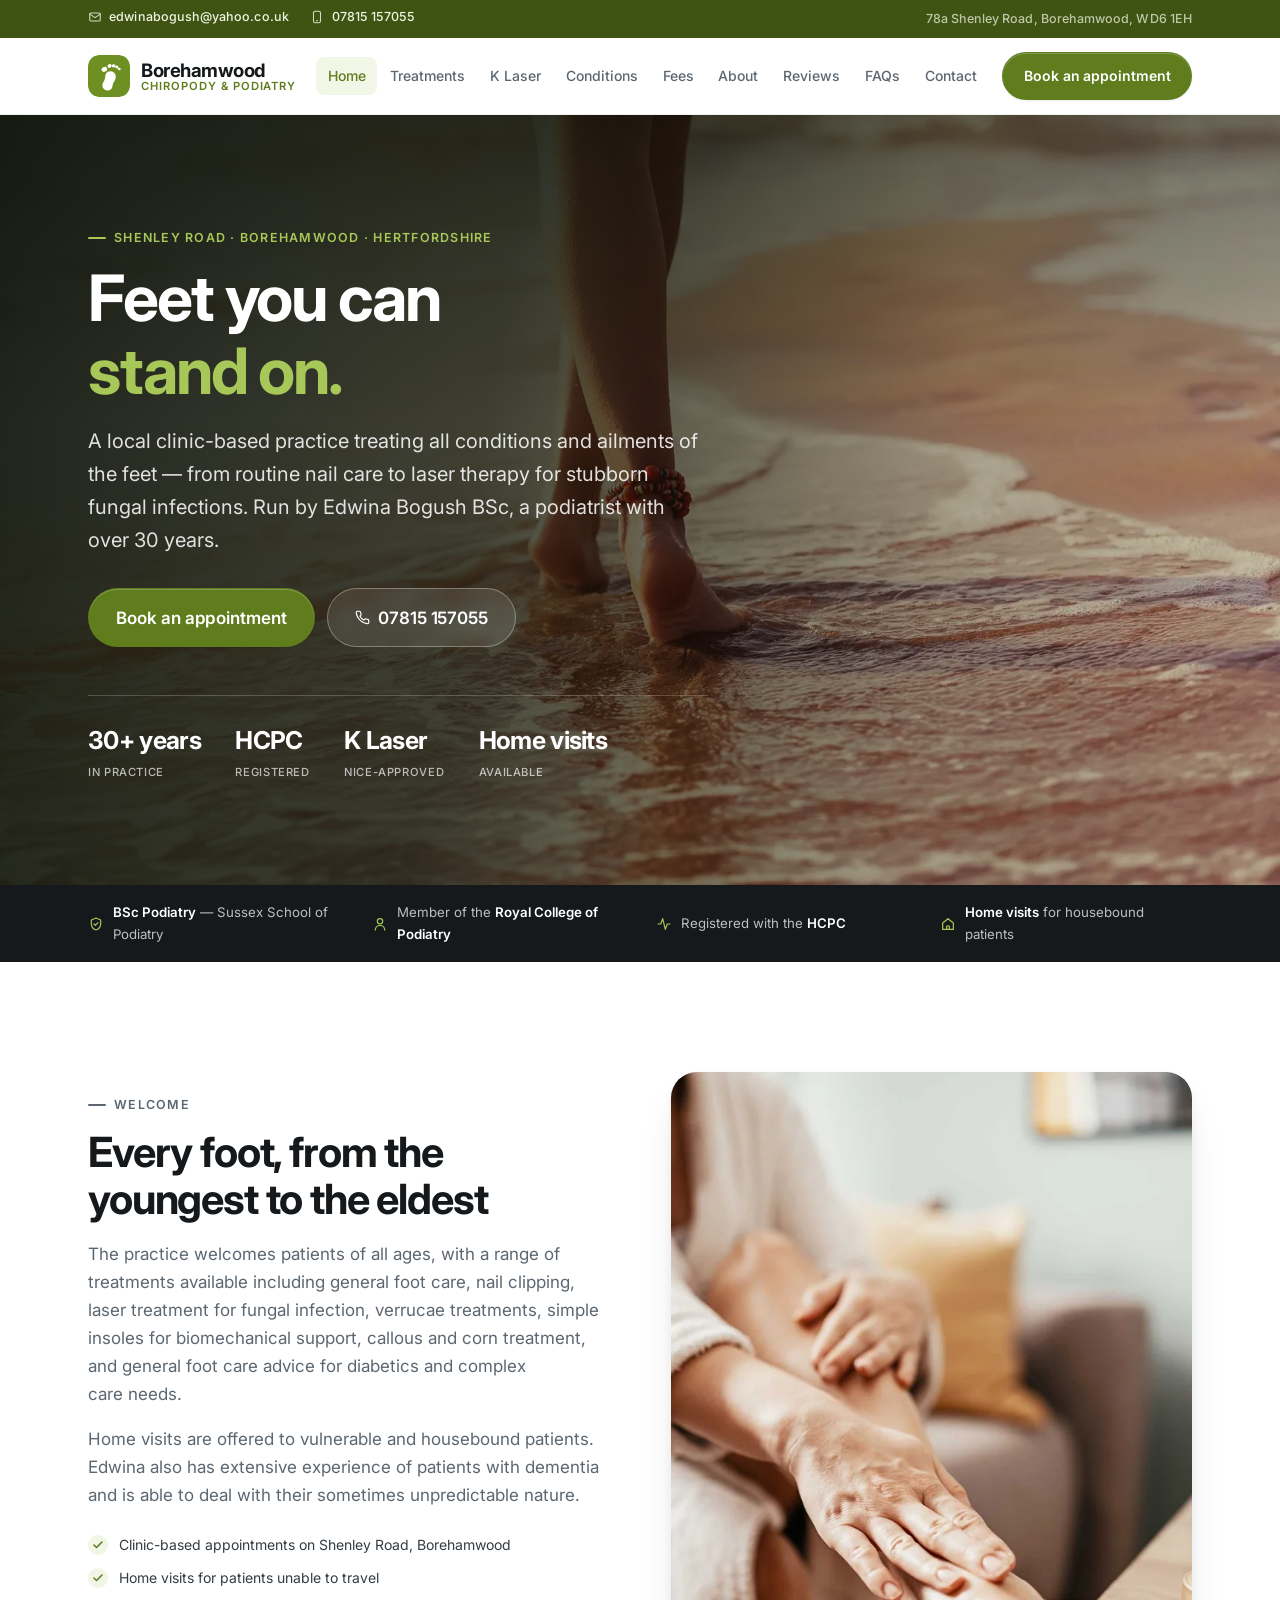
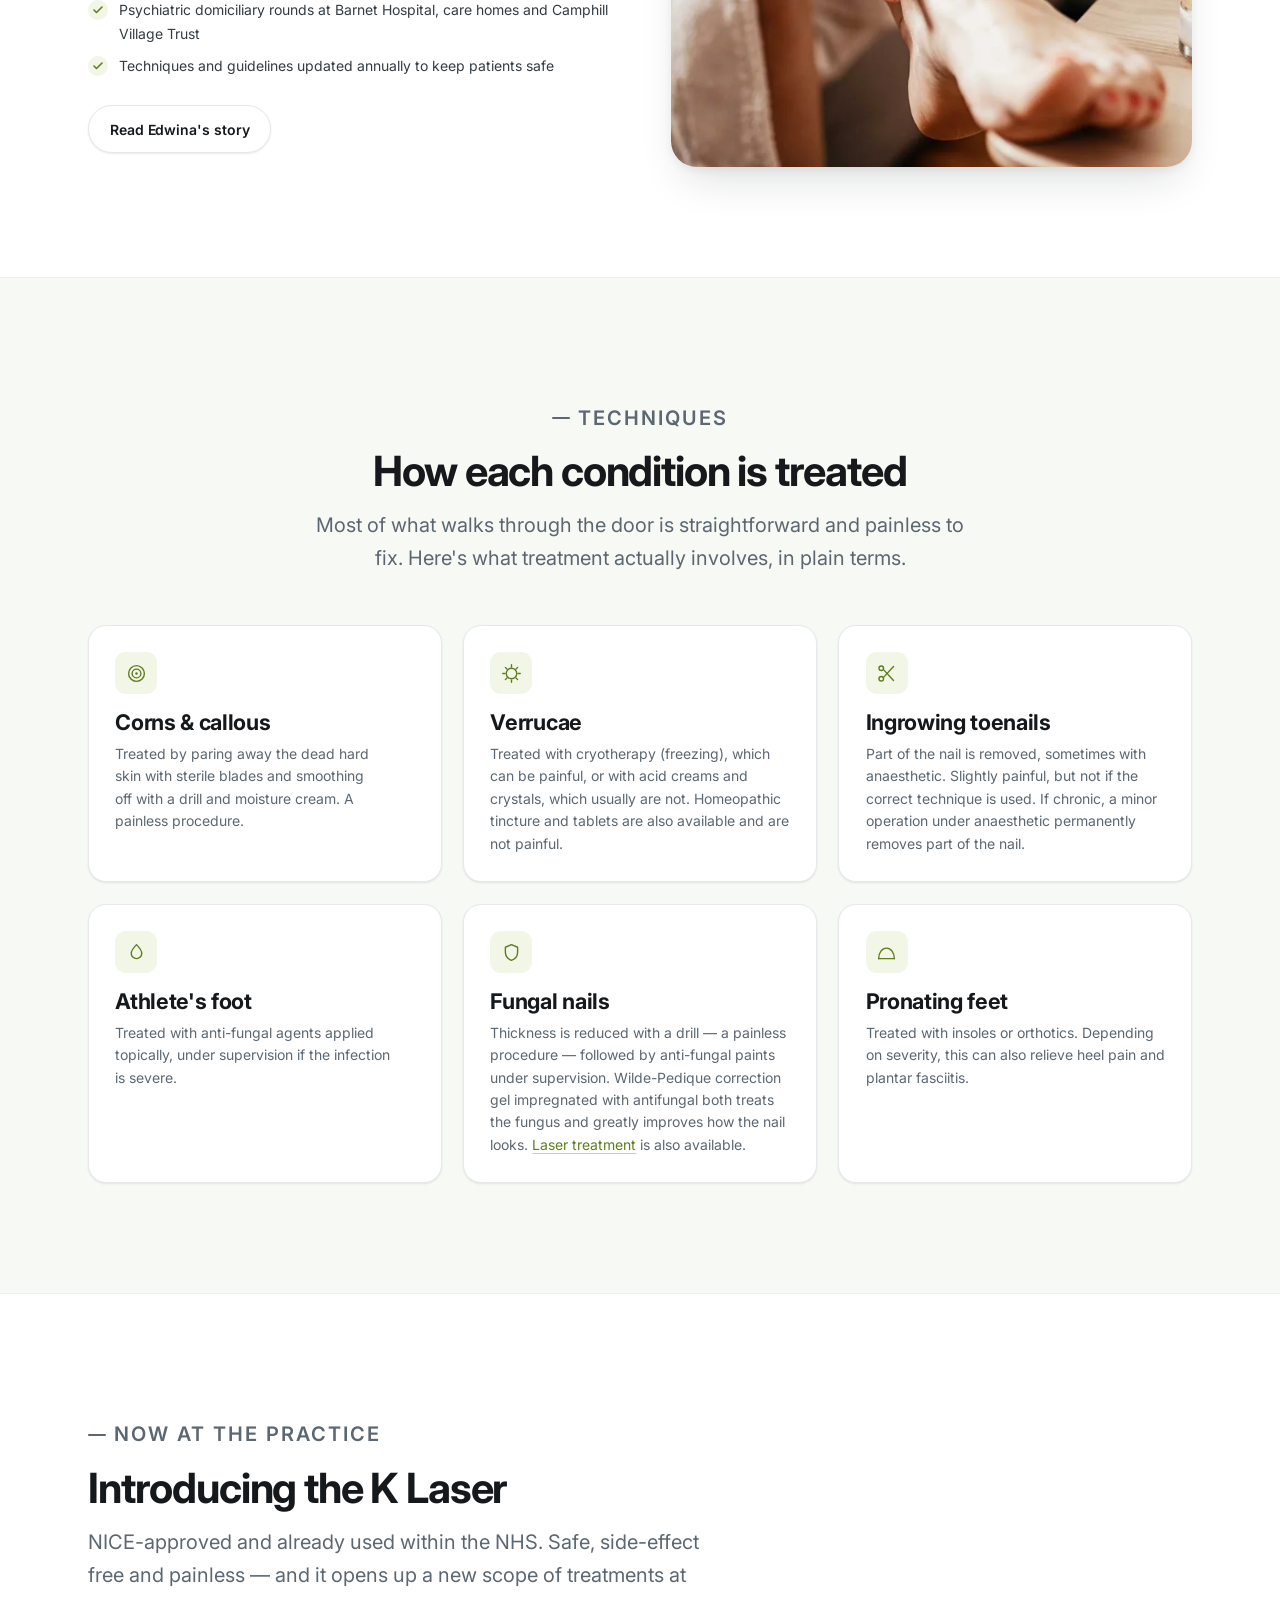
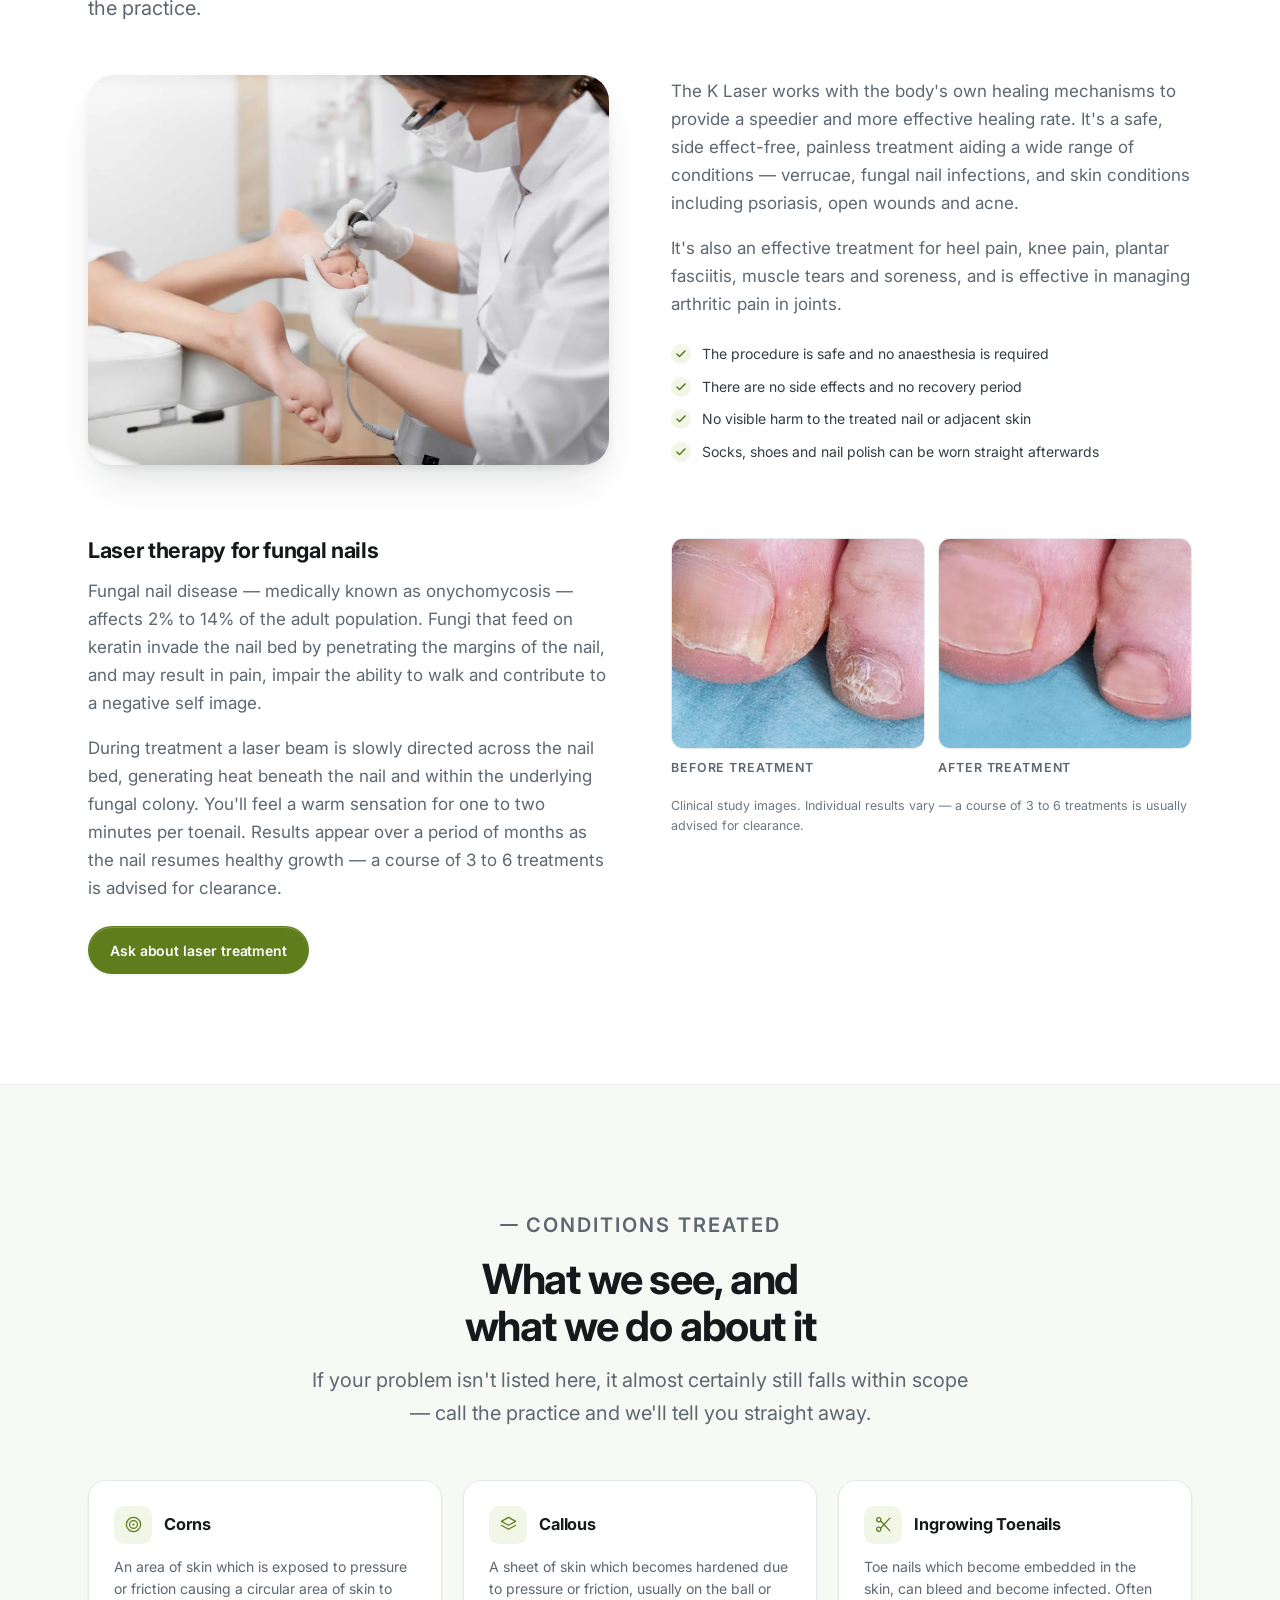
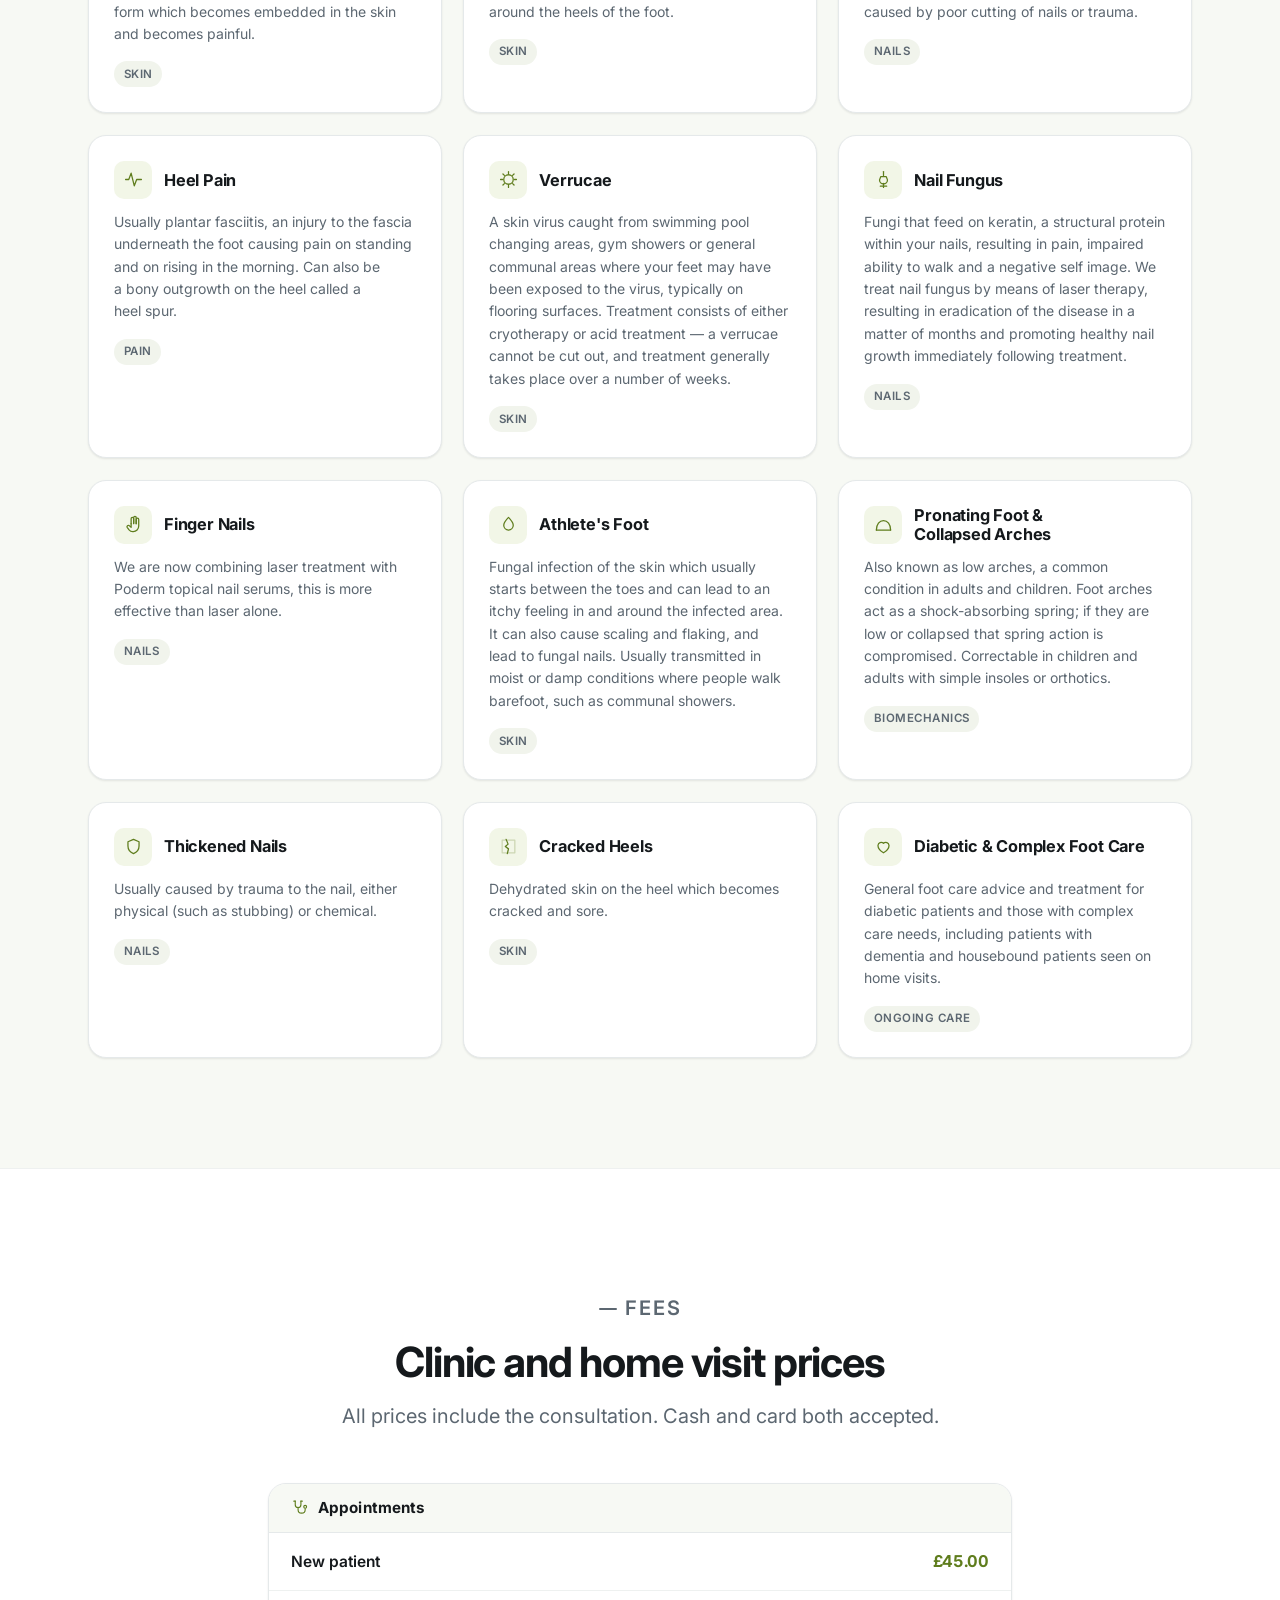
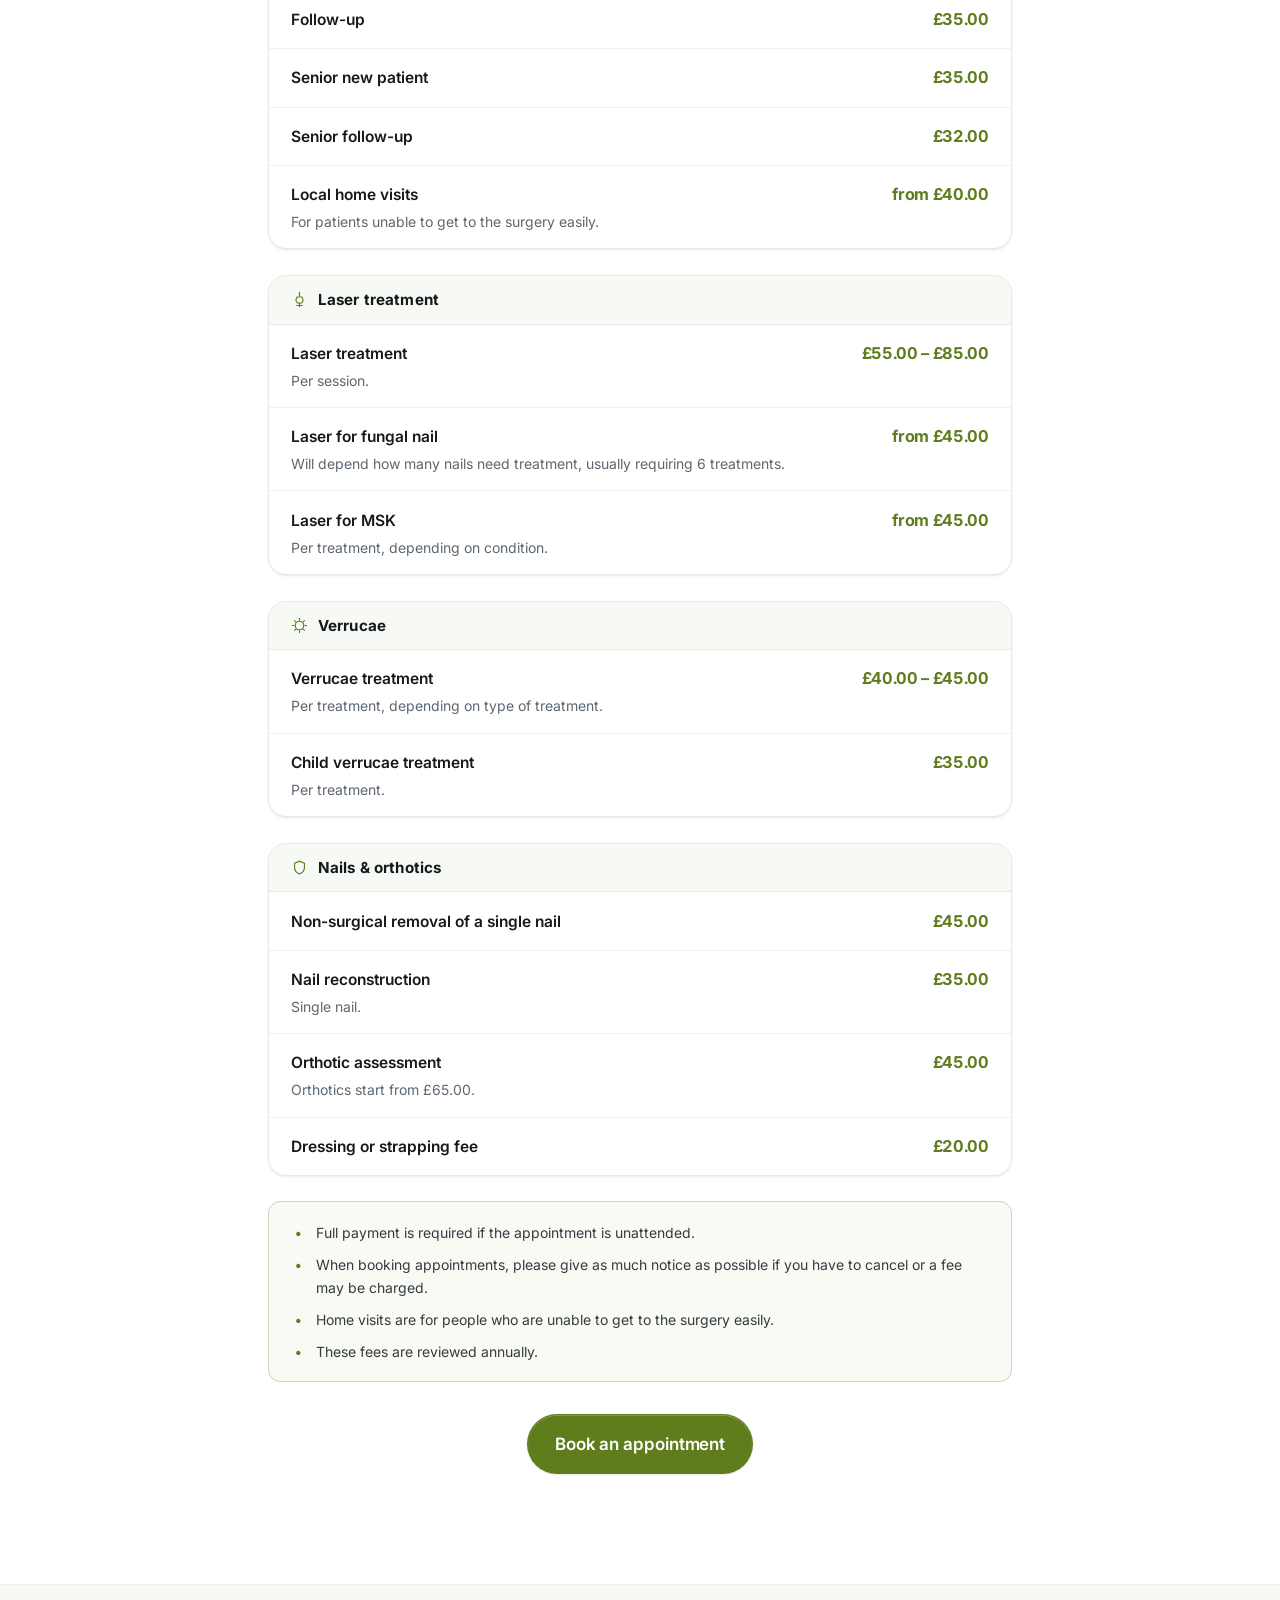
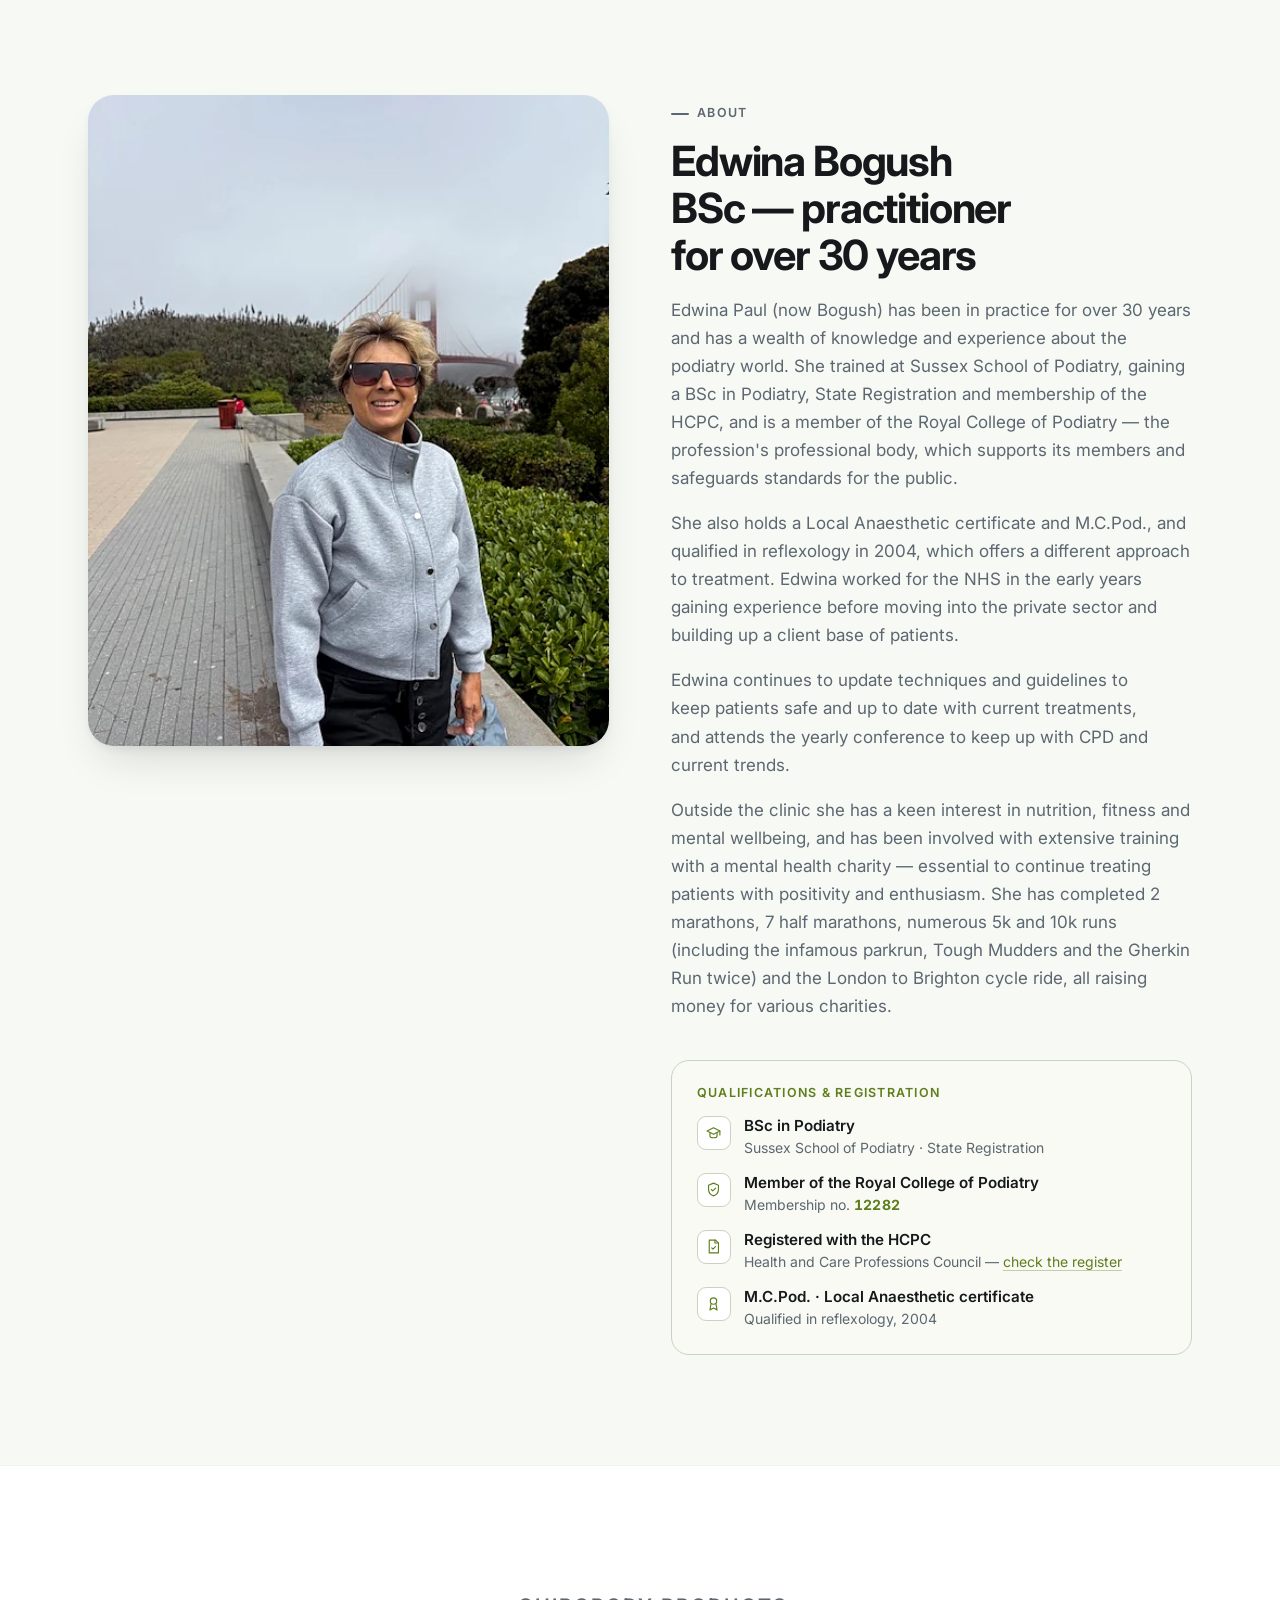
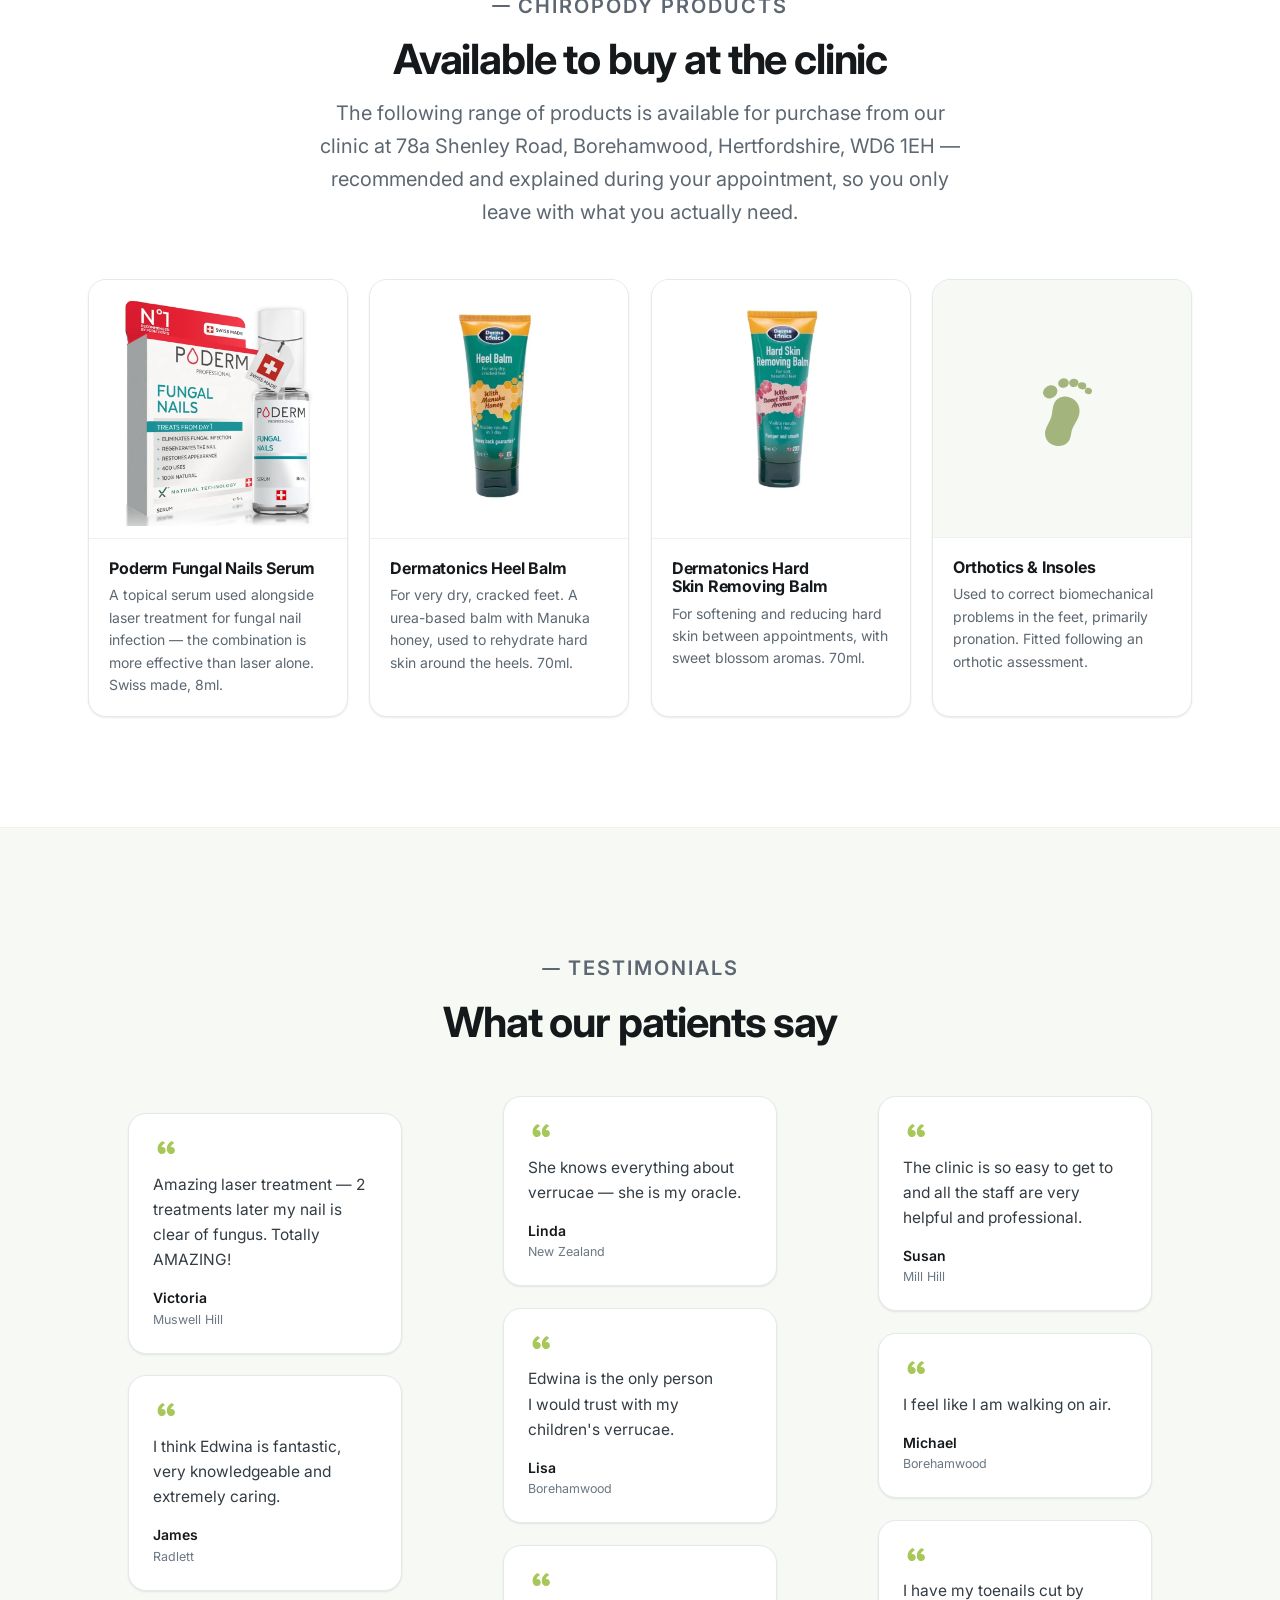
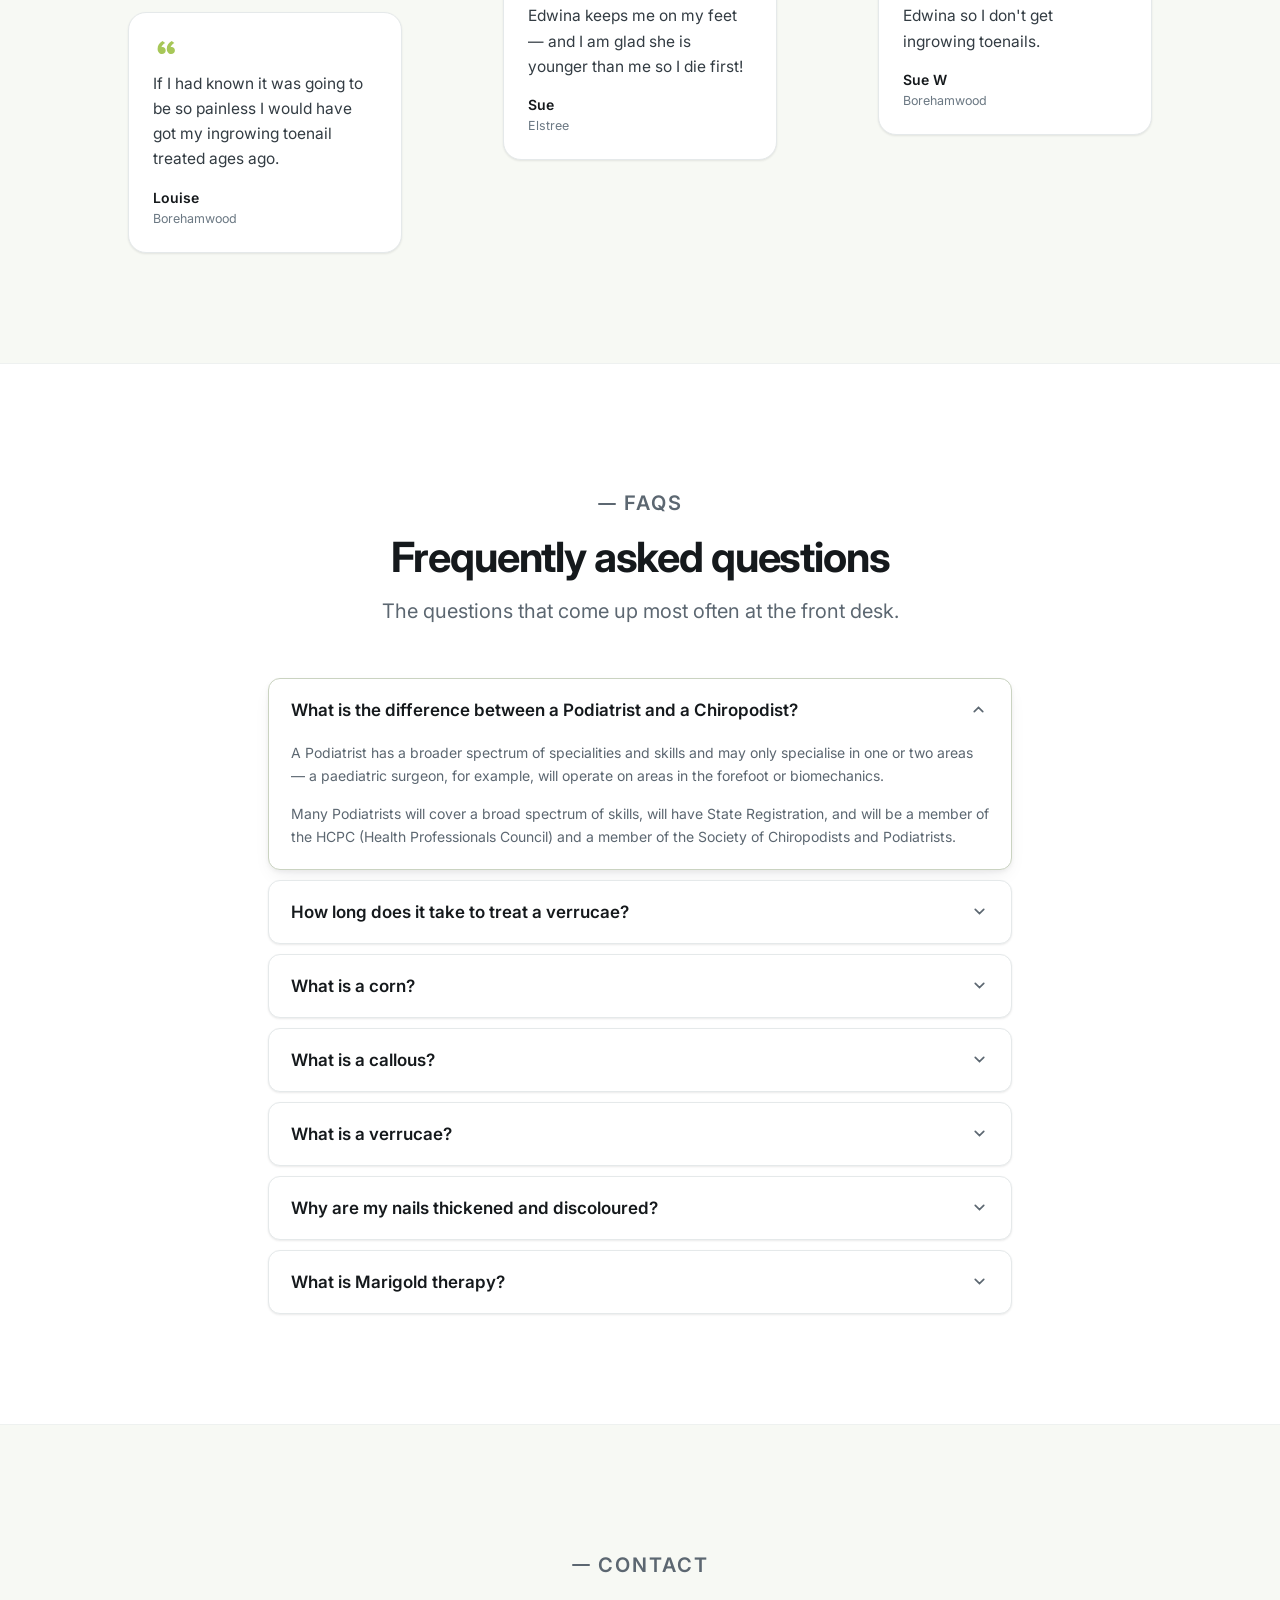
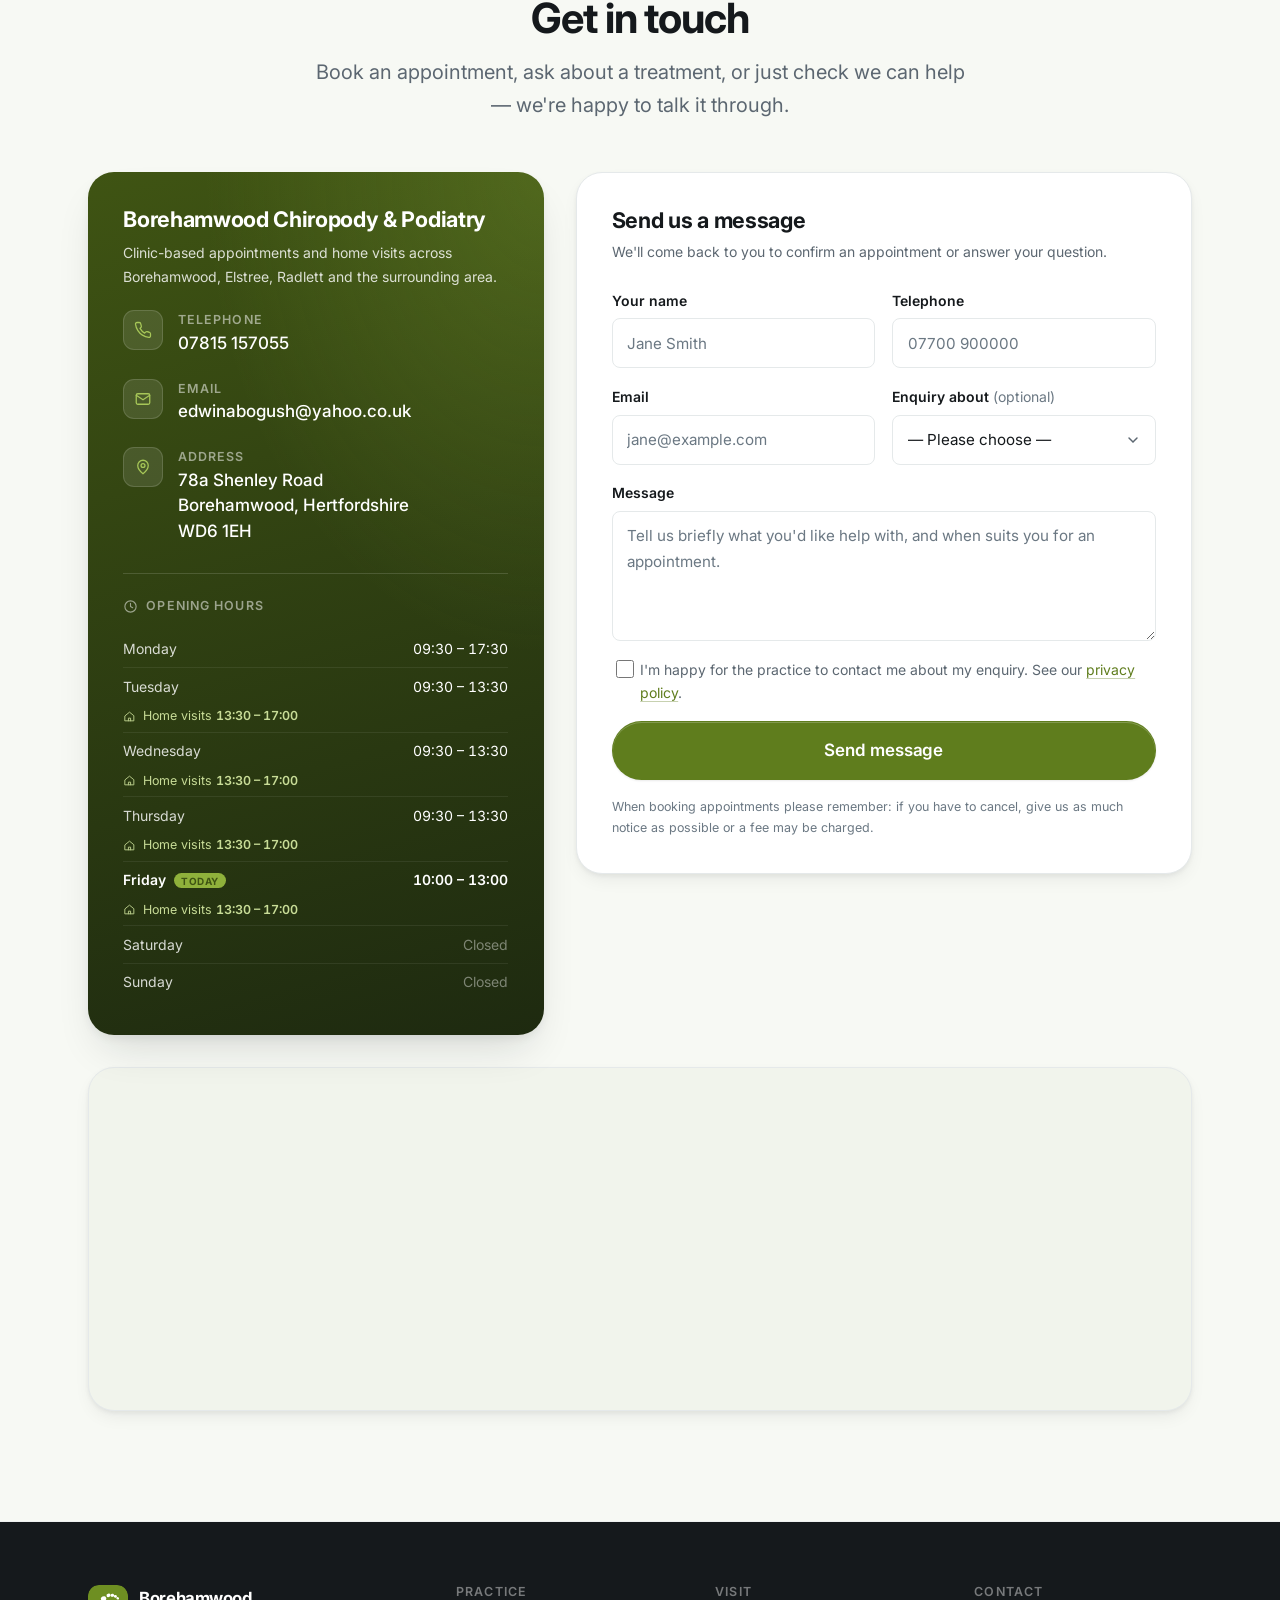
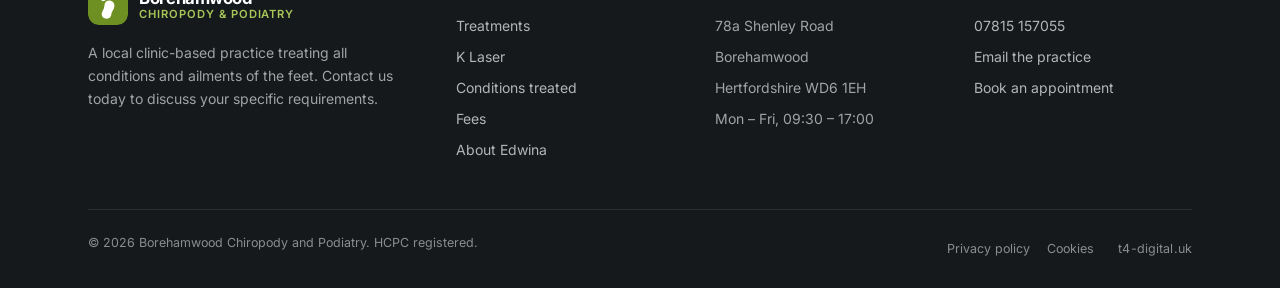
<file: index.html>
<!DOCTYPE html>
<html lang="en-GB">
<head>
<meta charset="utf-8">
<meta name="viewport" content="width=device-width, initial-scale=1">
<title>Borehamwood Chiropody &amp; Podiatry | Foot Clinic in Borehamwood, Hertfordshire</title>
<meta name="description" content="Clinic-based chiropody and podiatry on Shenley Road, Borehamwood. Over 30 years' experience treating corns, callous, verrucae, ingrowing toenails, heel pain and fungal nails — including NICE-approved K Laser therapy. Home visits available.">
<meta name="theme-color" content="#3f5413">
<link rel="canonical" href="https://www.borehamwoodchiropody.co.uk/">

<meta property="og:type" content="website">
<meta property="og:url" content="https://www.borehamwoodchiropody.co.uk/">
<meta property="og:title" content="Borehamwood Chiropody &amp; Podiatry | Foot Clinic in Hertfordshire">
<meta property="og:description" content="A local clinic-based practice treating all conditions and ailments of the feet. Over 30 years' experience. K Laser therapy now available.">
<meta property="og:image" content="https://www.borehamwoodchiropody.co.uk/assets/img/hero.webp">
<meta name="twitter:card" content="summary_large_image">

<link rel="icon" href="assets/img/favicon.svg" type="image/svg+xml">
<link rel="icon" href="assets/img/favicon-32.png" sizes="32x32" type="image/png">
<link rel="apple-touch-icon" href="assets/img/apple-touch-icon.png">

<link rel="preconnect" href="https://fonts.googleapis.com">
<link rel="preconnect" href="https://fonts.gstatic.com" crossorigin>
<link rel="preload" as="image" href="assets/img/hero.webp" fetchpriority="high">
<link rel="stylesheet" href="https://fonts.googleapis.com/css2?family=Inter:wght@400;500;600;700&display=swap">
<link rel="stylesheet" href="assets/css/style.css">

<script type="application/ld+json">
{
  "@context": "https://schema.org",
  "@type": "Podiatric",
  "name": "Borehamwood Chiropody and Podiatry",
  "url": "https://www.borehamwoodchiropody.co.uk/",
  "image": "https://www.borehamwoodchiropody.co.uk/assets/img/hero.webp",
  "telephone": "+447815157055",
  "email": "edwinabogush@yahoo.co.uk",
  "priceRange": "££",
  "address": {
    "@type": "PostalAddress",
    "streetAddress": "78a Shenley Road",
    "addressLocality": "Borehamwood",
    "addressRegion": "Hertfordshire",
    "postalCode": "WD6 1EH",
    "addressCountry": "GB"
  },
  "openingHoursSpecification": [{
    "@type": "OpeningHoursSpecification",
    "dayOfWeek": ["Monday","Tuesday","Wednesday","Thursday","Friday"],
    "opens": "09:30",
    "closes": "17:00"
  }],
  "founder": {
    "@type": "Person",
    "name": "Edwina Bogush",
    "jobTitle": "Podiatrist, BSc",
    "hasCredential": [
      {
        "@type": "EducationalOccupationalCredential",
        "credentialCategory": "degree",
        "name": "BSc in Podiatry",
        "recognizedBy": { "@type": "Organization", "name": "Sussex School of Podiatry" }
      },
      {
        "@type": "EducationalOccupationalCredential",
        "credentialCategory": "Professional membership",
        "name": "Member of the Royal College of Podiatry",
        "identifier": "12282",
        "recognizedBy": {
          "@type": "Organization",
          "name": "Royal College of Podiatry",
          "url": "https://rcpod.org.uk/"
        }
      },
      {
        "@type": "EducationalOccupationalCredential",
        "credentialCategory": "Statutory registration",
        "name": "Registered Chiropodist / Podiatrist",
        "recognizedBy": {
          "@type": "Organization",
          "name": "Health and Care Professions Council",
          "url": "https://www.hcpc-uk.org/"
        }
      }
    ]
  }
}
</script>
</head>

<body>
<a class="skip-link" href="#main">Skip to content</a>

<!-- ==================================================================== HEADER
     Sticky. The utility strip (email + both phone numbers) and the nav bar
     both stay on screen at every scroll position, per the brief.        -->
<header class="site-header" id="siteHeader">

  <div class="utility">
    <div class="wrap utility-inner">
      <ul class="utility-list">
        <li>
          <a class="email-link" href="mailto:edwinabogush@yahoo.co.uk" aria-label="Email the practice">
            <svg viewBox="0 0 24 24" fill="none" stroke="currentColor" stroke-width="1.8" stroke-linecap="round" stroke-linejoin="round" aria-hidden="true"><rect x="3" y="5" width="18" height="14" rx="2"/><path d="m3 7 9 6 9-6"/></svg>
            <span class="email-text">edwinabogush@yahoo.co.uk</span>
          </a>
        </li>
        <li>
          <a href="tel:+447815157055">
            <svg viewBox="0 0 24 24" fill="none" stroke="currentColor" stroke-width="1.8" stroke-linecap="round" stroke-linejoin="round" aria-hidden="true"><rect x="6" y="2" width="12" height="20" rx="3"/><path d="M11 18.5h2"/></svg>
            07815 157055
          </a>
        </li>
      </ul>
      <span class="utility-item utility-note">78a Shenley Road, Borehamwood, WD6 1EH</span>
    </div>
  </div>

  <div class="wrap nav-bar">
    <a class="brand" href="#top" aria-label="Borehamwood Chiropody and Podiatry — home">
      <img src="assets/img/logo-mark.svg" alt="" width="42" height="42">
      <span class="brand-text">
        <span class="brand-name">Borehamwood</span>
        <span class="brand-sub">Chiropody &amp; Podiatry</span>
      </span>
    </a>

    <div class="nav" id="nav">
      <nav aria-label="Main">
        <ul class="nav-links">
          <li><a href="#top">Home</a></li>
          <li><a href="#treatments">Treatments</a></li>
          <li><a href="#laser">K&nbsp;Laser</a></li>
          <li><a href="#conditions">Conditions</a></li>
          <li><a href="#fees">Fees</a></li>
          <li><a href="#about">About</a></li>
          <li><a href="#reviews">Reviews</a></li>
          <li><a href="#faqs">FAQs</a></li>
          <li><a href="#contact">Contact</a></li>
        </ul>
      </nav>
      <div class="nav-cta"><a class="btn btn--primary" href="#contact">Book an appointment</a></div>
    </div>

    <button class="nav-toggle" id="navToggle" type="button" aria-expanded="false" aria-controls="nav" aria-label="Menu">
      <span></span><span></span><span></span>
    </button>
  </div>
</header>

<main id="main">

  <!-- ================================================================= HERO -->
  <section class="hero" id="top">
    <img class="hero-bg" src="assets/img/hero.webp" alt="" width="1800" height="1200" fetchpriority="high">
    <div class="wrap">
    <div class="hero-inner">
      <p class="eyebrow">Shenley Road · Borehamwood · Hertfordshire</p>
      <h1>Feet you can<br><em>stand on.</em></h1>
      <p class="lede">
        A local clinic-based practice treating all conditions and ailments of the feet —
        from routine nail care to laser therapy for stubborn fungal infections.
        Run by Edwina Bogush BSc, a podiatrist with over 30 years.
      </p>
      <div class="hero-actions">
        <a class="btn btn--primary btn--lg" href="#contact">Book an appointment</a>
        <a class="btn btn--light btn--lg" href="tel:+447815157055">
          <svg viewBox="0 0 24 24" fill="none" stroke="currentColor" stroke-width="1.9" stroke-linecap="round" stroke-linejoin="round" aria-hidden="true"><path d="M22 16.9v3a2 2 0 0 1-2.2 2 19.8 19.8 0 0 1-8.6-3.1 19.5 19.5 0 0 1-6-6A19.8 19.8 0 0 1 2 4.2 2 2 0 0 1 4 2h3a2 2 0 0 1 2 1.7c.1 1 .4 1.9.7 2.8a2 2 0 0 1-.5 2.1L8 9.9a16 16 0 0 0 6.2 6.2l1.3-1.3a2 2 0 0 1 2.1-.5c.9.3 1.8.6 2.8.7A2 2 0 0 1 22 16.9Z"/></svg>
          07815 157055
        </a>
      </div>
      <ul class="hero-facts">
        <li><strong>30+ years</strong><span>In practice</span></li>
        <li><strong>HCPC</strong><span>Registered</span></li>
        <li><strong>K Laser</strong><span>NICE-approved</span></li>
        <li><strong>Home visits</strong><span>Available</span></li>
      </ul>
    </div>
    </div>
  </section>

  <!-- ========================================================= TRUST STRIP -->
  <div class="trust">
    <ul class="wrap trust-inner">
      <li>
        <svg viewBox="0 0 24 24" fill="none" stroke="currentColor" stroke-width="1.8" stroke-linecap="round" stroke-linejoin="round" aria-hidden="true"><path d="M12 3 5 6v5.5c0 4.2 2.9 8 7 9.5 4.1-1.5 7-5.3 7-9.5V6Z"/><path d="m9 12 2 2 4-4"/></svg>
        <span><strong>BSc Podiatry</strong> — Sussex School of Podiatry</span>
      </li>
      <li>
        <svg viewBox="0 0 24 24" fill="none" stroke="currentColor" stroke-width="1.8" stroke-linecap="round" stroke-linejoin="round" aria-hidden="true"><circle cx="12" cy="8" r="4"/><path d="M5 21a7 7 0 0 1 14 0"/></svg>
        <span>Member of the <strong>Royal College of Podiatry</strong></span>
      </li>
      <li>
        <svg viewBox="0 0 24 24" fill="none" stroke="currentColor" stroke-width="1.8" stroke-linecap="round" stroke-linejoin="round" aria-hidden="true"><path d="M3 12h4l3-8 4 16 3-8h4"/></svg>
        <span>Registered with the <strong>HCPC</strong></span>
      </li>
      <li>
        <svg viewBox="0 0 24 24" fill="none" stroke="currentColor" stroke-width="1.8" stroke-linecap="round" stroke-linejoin="round" aria-hidden="true"><path d="M4 10.5 12 4l8 6.5V20H4Z"/><path d="M10 20v-5h4v5"/></svg>
        <span><strong>Home visits</strong> for housebound patients</span>
      </li>
    </ul>
  </div>

  <!-- =========================================================== WELCOME  -->
  <section class="section">
    <div class="wrap split split--flip">
      <div class="split-media split-media--tall reveal">
        <img src="assets/img/clinic.webp" alt="A podiatrist treating a patient's foot in the clinic" width="1400" height="933" loading="lazy">
      </div>
      <div class="split-body reveal">
        <p class="eyebrow">Welcome</p>
        <h2>Every foot, from the youngest to the eldest</h2>
        <p>
          The practice welcomes patients of all ages, with a range of treatments available
          including general foot care, nail clipping, laser treatment for fungal infection,
          verrucae treatments, simple insoles for biomechanical support, callous and corn
          treatment, and general foot care advice for diabetics and complex care needs.
        </p>
        <p>
          Home visits are offered to vulnerable and housebound patients. Edwina also has
          extensive experience of patients with dementia and is able to deal with their
          sometimes unpredictable nature.
        </p>
        <ul class="ticks">
          <li>Clinic-based appointments on Shenley Road, Borehamwood</li>
          <li>Home visits for patients unable to travel</li>
          <li>Psychiatric domiciliary rounds at Barnet Hospital, care homes and Camphill Village Trust</li>
          <li>Techniques and guidelines updated annually to keep patients safe</li>
        </ul>
        <p style="margin-top:1.75rem">
          <a class="btn btn--ghost" href="#about">Read Edwina's story</a>
        </p>
      </div>
    </div>
  </section>

  <!-- ========================================================= TREATMENTS -->
  <section class="section section--alt" id="treatments">
    <div class="wrap">
      <header class="section-head section-head--center reveal">
        <p class="eyebrow">Techniques</p>
        <h2>How each condition is treated</h2>
        <p>
          Most of what walks through the door is straightforward and painless to fix.
          Here's what treatment actually involves, in plain terms.
        </p>
      </header>

      <div class="grid grid--3">
        <article class="card reveal">
          <span class="card-icon"><svg viewBox="0 0 24 24" fill="none" stroke="currentColor" stroke-width="1.6" stroke-linecap="round" stroke-linejoin="round" aria-hidden="true"><circle cx="12" cy="12" r="9"/><circle cx="12" cy="12" r="5"/><circle cx="12" cy="12" r="1.4" fill="currentColor" stroke="none"/></svg></span>
          <h3>Corns &amp; callous</h3>
          <p>Treated by paring away the dead hard skin with sterile blades and smoothing off with a drill and moisture cream. A painless procedure.</p>
        </article>

        <article class="card reveal">
          <span class="card-icon"><svg viewBox="0 0 24 24" fill="none" stroke="currentColor" stroke-width="1.6" stroke-linecap="round" stroke-linejoin="round" aria-hidden="true"><circle cx="12" cy="12" r="6"/><path d="M12 2v2.5M12 19.5V22M2 12h2.5M19.5 12H22M5 5l1.8 1.8M17.2 17.2 19 19M19 5l-1.8 1.8M6.8 17.2 5 19"/></svg></span>
          <h3>Verrucae</h3>
          <p>Treated with cryotherapy (freezing), which can be painful, or with acid creams and crystals, which usually are not. Homeopathic tincture and tablets are also available and are not painful.</p>
        </article>

        <article class="card reveal">
          <span class="card-icon"><svg viewBox="0 0 24 24" fill="none" stroke="currentColor" stroke-width="1.6" stroke-linecap="round" stroke-linejoin="round" aria-hidden="true"><circle cx="6" cy="6" r="2.6"/><circle cx="6" cy="18" r="2.6"/><path d="M20 4 8.6 16.4M20 20 8.6 7.6"/></svg></span>
          <h3>Ingrowing toenails</h3>
          <p>Part of the nail is removed, sometimes with anaesthetic. Slightly painful, but not if the correct technique is used. If chronic, a minor operation under anaesthetic permanently removes part of the nail.</p>
        </article>

        <article class="card reveal">
          <span class="card-icon"><svg viewBox="0 0 24 24" fill="none" stroke="currentColor" stroke-width="1.6" stroke-linecap="round" stroke-linejoin="round" aria-hidden="true"><path d="M12 3s6 6.2 6 10a6 6 0 0 1-12 0c0-3.8 6-10 6-10Z"/></svg></span>
          <h3>Athlete's foot</h3>
          <p>Treated with anti-fungal agents applied topically, under supervision if the infection is severe.</p>
        </article>

        <article class="card reveal">
          <span class="card-icon"><svg viewBox="0 0 24 24" fill="none" stroke="currentColor" stroke-width="1.6" stroke-linecap="round" stroke-linejoin="round" aria-hidden="true"><path d="M12 3 5 6v5.5c0 4.2 2.9 8 7 9.5 4.1-1.5 7-5.3 7-9.5V6Z"/></svg></span>
          <h3>Fungal nails</h3>
          <p>Thickness is reduced with a drill — a painless procedure — followed by anti-fungal paints under supervision. Wilde-Pedique correction gel impregnated with antifungal both treats the fungus and greatly improves how the nail looks. <a href="#laser">Laser treatment</a> is also available.</p>
        </article>

        <article class="card reveal">
          <span class="card-icon"><svg viewBox="0 0 24 24" fill="none" stroke="currentColor" stroke-width="1.6" stroke-linecap="round" stroke-linejoin="round" aria-hidden="true"><path d="M3 19c0-7 4-12 9-12s9 5 9 12"/><path d="M3 19h18"/></svg></span>
          <h3>Pronating feet</h3>
          <p>Treated with insoles or orthotics. Depending on severity, this can also relieve heel pain and plantar fasciitis.</p>
        </article>
      </div>
    </div>
  </section>

  <!-- ============================================================== LASER -->
  <section class="section" id="laser">
    <div class="wrap">
      <header class="section-head reveal">
        <p class="eyebrow">Now at the practice</p>
        <h2>Introducing the K Laser</h2>
        <p>
          NICE-approved and already used within the NHS. Safe, side-effect free and painless —
          and it opens up a new scope of treatments at the practice.
        </p>
      </header>

      <div class="split">
        <div class="split-media reveal">
          <img src="assets/img/laser.webp" alt="Laser treatment being applied to a patient's foot" width="1400" height="933" loading="lazy">
        </div>
        <div class="split-body reveal">
          <p>
            The K Laser works with the body's own healing mechanisms to provide a speedier and
            more effective healing rate. It's a safe, side effect-free, painless treatment aiding
            a wide range of conditions — verrucae, fungal nail infections, and skin conditions
            including psoriasis, open wounds and acne.
          </p>
          <p>
            It's also an effective treatment for heel pain, knee pain, plantar fasciitis, muscle
            tears and soreness, and is effective in managing arthritic pain in joints.
          </p>
          <ul class="ticks">
            <li>The procedure is safe and no anaesthesia is required</li>
            <li>There are no side effects and no recovery period</li>
            <li>No visible harm to the treated nail or adjacent skin</li>
            <li>Socks, shoes and nail polish can be worn straight afterwards</li>
          </ul>
        </div>
      </div>

      <div class="split split--flip split--top">
        <div class="reveal" style="order:2">
          <div class="ba-pair">
            <figure>
              <button type="button" data-lightbox="assets/img/nail-before.webp" data-caption="Fungal nail infection before laser treatment" aria-label="Enlarge: before treatment">
                <img src="assets/img/nail-before.webp" alt="A toenail affected by fungal nail infection before treatment" width="295" height="250" loading="lazy">
              </button>
              <figcaption>Before treatment</figcaption>
            </figure>
            <figure>
              <button type="button" data-lightbox="assets/img/nail-after.webp" data-caption="The same nail after a course of laser treatment" aria-label="Enlarge: after treatment">
                <img src="assets/img/nail-after.webp" alt="The same toenail growing out clear after laser treatment" width="295" height="250" loading="lazy">
              </button>
              <figcaption>After treatment</figcaption>
            </figure>
          </div>
          <p style="margin-top:1.1rem;font-size:var(--fs-xs);color:var(--muted-2)">
            Clinical study images. Individual results vary — a course of 3 to 6 treatments is
            usually advised for clearance.
          </p>
        </div>
        <div class="split-body reveal">
          <h3 style="margin-bottom:0.9rem">Laser therapy for fungal nails</h3>
          <p>
            Fungal nail disease — medically known as onychomycosis — affects 2% to 14% of the adult
            population. Fungi that feed on keratin invade the nail bed by penetrating the margins of
            the nail, and may result in pain, impair the ability to walk and contribute to a negative
            self image.
          </p>
          <p>
            During treatment a laser beam is slowly directed across the nail bed, generating heat
            beneath the nail and within the underlying fungal colony. You'll feel a warm sensation
            for one to two minutes per toenail. Results appear over a period of months as the nail
            resumes healthy growth — a course of 3 to 6 treatments is advised for clearance.
          </p>
          <p style="margin-top:1.5rem">
            <a class="btn btn--primary" href="#contact">Ask about laser treatment</a>
          </p>
        </div>
      </div>
    </div>
  </section>

  <!-- ========================================================= CONDITIONS
       Grid is rendered from data (3 per row on desktop) — see data.js.  -->
  <section class="section section--alt" id="conditions">
    <div class="wrap">
      <header class="section-head section-head--center reveal">
        <p class="eyebrow">Conditions treated</p>
        <h2>What we see, and what we do about it</h2>
        <p>
          If your problem isn't listed here, it almost certainly still falls within scope —
          call the practice and we'll tell you straight away.
        </p>
      </header>

      <div class="conditions-grid" id="conditionsGrid" aria-busy="true">
        <div class="skeleton skeleton--card"></div>
        <div class="skeleton skeleton--card"></div>
        <div class="skeleton skeleton--card"></div>
      </div>
    </div>
  </section>

  <!-- =============================================================== FEES
       Rows are rendered from data — the table length follows the data. -->
  <section class="section" id="fees">
    <div class="wrap wrap--narrow">
      <header class="section-head section-head--center reveal">
        <p class="eyebrow">Fees</p>
        <h2>Clinic and home visit prices</h2>
        <p>All prices include the consultation. Cash and card both accepted.</p>
      </header>

      <div class="fees-groups" id="feesGroups" aria-busy="true">
        <div class="skeleton skeleton--row"></div>
        <div class="skeleton skeleton--row"></div>
      </div>

      <ul class="fees-notes reveal" id="feesNotes"></ul>

      <p class="reveal" style="margin-top:2rem;text-align:center">
        <a class="btn btn--primary btn--lg" href="#contact">Book an appointment</a>
      </p>
    </div>
  </section>

  <!-- ============================================================== ABOUT -->
  <section class="section section--alt" id="about">
    <div class="wrap split split--sticky">
      <div class="split-media split-media--portrait reveal">
        <img src="assets/img/edwina.webp" alt="Edwina Bogush, podiatrist, smiling outdoors with the Golden Gate Bridge behind her" width="480" height="600" loading="lazy">
      </div>
      <div class="split-body reveal">
        <p class="eyebrow">About</p>
        <h2>Edwina Bogush BSc — practitioner for over 30 years</h2>
        <p>
          Edwina Paul (now Bogush) has been in practice for over 30 years and has a wealth of
          knowledge and experience about the podiatry world. She trained at Sussex School of
          Podiatry, gaining a BSc in Podiatry, State Registration and membership of the HCPC, and
          is a member of the Royal College of Podiatry — the profession's professional body, which
          supports its members and safeguards standards for the public.
        </p>
        <p>
          She also holds a Local Anaesthetic certificate and M.C.Pod., and qualified in reflexology
          in 2004, which offers a different approach to treatment. Edwina worked for the NHS in the
          early years gaining experience before moving into the private sector and building up a
          client base of patients.
        </p>
        <p>
          Edwina continues to update techniques and guidelines to keep patients safe and up to date
          with current treatments, and attends the yearly conference to keep up with CPD and current
          trends.
        </p>
        <p>
          Outside the clinic she has a keen interest in nutrition, fitness and mental wellbeing, and
          has been involved with extensive training with a mental health charity — essential to
          continue treating patients with positivity and enthusiasm. She has completed 2 marathons,
          7 half marathons, numerous 5k and 10k runs (including the infamous parkrun, Tough
          Mudders and the Gherkin Run twice) and the London to Brighton cycle ride, all raising money for various charities.
        </p>

        <!-- Qualifications & registration.
             Text-first rather than a badge image: the accreditation graphic on the
             previous site showed "The Society of Chiropodists & Podiatrists", a name
             retired in June 2018, alongside "The College of Podiatry", which became the
             Royal College of Podiatry in July 2021. Current names are used here.
             TODO: add Edwina's HCPC registration number (format CHxxxxx) to the HCPC
             row below, and link it to her entry on the public register. -->
        <div class="creds reveal">
          <h3 class="creds-title">Qualifications &amp; registration</h3>
          <ul class="creds-list">
            <li class="cred">
              <span class="cred-icon">
                <svg viewBox="0 0 24 24" fill="none" stroke="currentColor" stroke-width="1.6" stroke-linecap="round" stroke-linejoin="round" aria-hidden="true"><path d="M3 8.5 12 4l9 4.5-9 4.5Z"/><path d="M7 11v4.5c0 1.4 2.2 2.5 5 2.5s5-1.1 5-2.5V11"/><path d="M21 8.5V14"/></svg>
              </span>
              <span class="cred-body">
                <span class="cred-name">BSc in Podiatry</span>
                <span class="cred-meta">Sussex School of Podiatry · State Registration</span>
              </span>
            </li>

            <li class="cred">
              <span class="cred-icon">
                <svg viewBox="0 0 24 24" fill="none" stroke="currentColor" stroke-width="1.6" stroke-linecap="round" stroke-linejoin="round" aria-hidden="true"><path d="M12 3 5 6v5.5c0 4.2 2.9 8 7 9.5 4.1-1.5 7-5.3 7-9.5V6Z"/><path d="m9 12 2 2 4-4"/></svg>
              </span>
              <span class="cred-body">
                <span class="cred-name">Member of the Royal College of Podiatry</span>
                <span class="cred-meta">Membership no. <strong class="cred-no">12282</strong></span>
              </span>
            </li>

            <li class="cred">
              <span class="cred-icon">
                <svg viewBox="0 0 24 24" fill="none" stroke="currentColor" stroke-width="1.6" stroke-linecap="round" stroke-linejoin="round" aria-hidden="true"><path d="M6 3h9l4 4v14H6Z"/><path d="M14 3v4h4"/><path d="m9.5 14 1.7 1.7 3.6-3.6"/></svg>
              </span>
              <span class="cred-body">
                <span class="cred-name">Registered with the HCPC</span>
                <span class="cred-meta">
                  Health and Care Professions Council —
                  <a href="https://www.hcpc-uk.org/check-the-register/" rel="noopener">check the register</a>
                </span>
              </span>
            </li>

            <li class="cred">
              <span class="cred-icon">
                <svg viewBox="0 0 24 24" fill="none" stroke="currentColor" stroke-width="1.6" stroke-linecap="round" stroke-linejoin="round" aria-hidden="true"><circle cx="12" cy="8.5" r="4.5"/><path d="M8.5 12.5 7 21l5-2.5L17 21l-1.5-8.5"/></svg>
              </span>
              <span class="cred-body">
                <span class="cred-name">M.C.Pod. · Local Anaesthetic certificate</span>
                <span class="cred-meta">Qualified in reflexology, 2004</span>
              </span>
            </li>
          </ul>
        </div>
      </div>
    </div>
  </section>

  <!-- =========================================================== PRODUCTS -->
  <section class="section">
    <div class="wrap">
      <header class="section-head section-head--center reveal">
        <p class="eyebrow">Chiropody products</p>
        <h2>Available to buy at the clinic</h2>
        <p>
          The following range of products is available for purchase from our clinic at
          78a Shenley Road, Borehamwood, Hertfordshire, WD6 1EH — recommended and explained
          during your appointment, so you only leave with what you actually need.
        </p>
      </header>

      <div class="products">
        <article class="product reveal">
          <div class="product-media">
            <img src="assets/img/product-poderm.webp" alt="Poderm Professional Fungal Nails serum, 8ml" width="800" height="800" loading="lazy">
          </div>
          <div class="product-body">
            <h3>Poderm Fungal Nails Serum</h3>
            <p>
              A topical serum used alongside laser treatment for fungal nail infection —
              the combination is more effective than laser alone. Swiss made, 8ml.
            </p>
          </div>
        </article>

        <article class="product reveal">
          <div class="product-media">
            <img src="assets/img/product-heel-balm.webp" alt="Dermatonics Heel Balm with Manuka honey, 70ml" width="800" height="800" loading="lazy">
          </div>
          <div class="product-body">
            <h3>Dermatonics Heel Balm</h3>
            <p>
              For very dry, cracked feet. A urea-based balm with Manuka honey, used to
              rehydrate hard skin around the heels. 70ml.
            </p>
          </div>
        </article>

        <article class="product reveal">
          <div class="product-media">
            <img src="assets/img/product-hard-skin-balm.webp" alt="Dermatonics Hard Skin Removing Balm, 70ml" width="800" height="800" loading="lazy">
          </div>
          <div class="product-body">
            <h3>Dermatonics Hard Skin Removing Balm</h3>
            <p>
              For softening and reducing hard skin between appointments, with sweet
              blossom aromas. 70ml.
            </p>
          </div>
        </article>

        <article class="product reveal">
          <!-- No supplier photograph for this one; the brand footprint stands in -->
          <div class="product-media product-media--icon">
            <svg viewBox="0 0 48 48" fill="currentColor" aria-hidden="true">
              <path d="M27.4 18.9c4 1.3 5.1 5.3 3.9 8.6-.8 2.3-2.3 3.9-2.9 5.8-.5 1.8-.4 3.7-1.6 5.2-1.5 2-4.6 2.6-7 1.5-2.5-1.1-3.8-3.7-3.3-6.2.5-2.3 2.1-4.1 2.7-6.3.6-2.2.4-4.7 1.6-6.6 1.2-1.9 4.1-3 6.6-2z"/>
              <ellipse cx="18.7" cy="16.4" rx="3.3" ry="2.8" transform="rotate(-26 18.7 16.4)"/>
              <ellipse cx="24.6" cy="12.5" rx="2.4" ry="2.1" transform="rotate(-16 24.6 12.5)"/>
              <ellipse cx="29.2" cy="12.4" rx="2.1" ry="1.85" transform="rotate(-6 29.2 12.4)"/>
              <ellipse cx="32.9" cy="13.7" rx="1.85" ry="1.6" transform="rotate(6 32.9 13.7)"/>
              <ellipse cx="35.7" cy="16" rx="1.6" ry="1.4" transform="rotate(16 35.7 16)"/>
            </svg>
          </div>
          <div class="product-body">
            <h3>Orthotics &amp; Insoles</h3>
            <p>
              Used to correct biomechanical problems in the feet, primarily pronation.
              Fitted following an orthotic assessment.
            </p>
          </div>
        </article>
      </div>
    </div>
  </section>

  <!-- ============================================================ REVIEWS -->
  <section class="section section--alt" id="reviews">
    <div class="wrap">
      <header class="section-head section-head--center reveal">
        <p class="eyebrow">Testimonials</p>
        <h2>What our patients say</h2>
      </header>

      <div class="quotes">
        <figure class="quote reveal">
          <svg class="quote-mark" viewBox="0 0 24 24" fill="currentColor" aria-hidden="true"><path d="M9.5 5C6.5 6.6 4.6 9.4 4.6 12.7c0 3.2 1.9 5.3 4.4 5.3 2.1 0 3.7-1.5 3.7-3.5 0-2-1.4-3.4-3.3-3.4-.4 0-.8.1-1 .2.4-1.6 1.9-3.2 3.8-4.2L9.5 5Zm9.2 0c-3 1.6-4.9 4.4-4.9 7.7 0 3.2 1.9 5.3 4.4 5.3 2.1 0 3.7-1.5 3.7-3.5 0-2-1.4-3.4-3.3-3.4-.4 0-.8.1-1 .2.4-1.6 1.9-3.2 3.8-4.2L18.7 5Z"/></svg>
          <blockquote><p>Amazing laser treatment — 2 treatments later my nail is clear of fungus. Totally AMAZING!</p></blockquote>
          <figcaption>Victoria <span>Muswell Hill</span></figcaption>
        </figure>

        <figure class="quote reveal">
          <svg class="quote-mark" viewBox="0 0 24 24" fill="currentColor" aria-hidden="true"><path d="M9.5 5C6.5 6.6 4.6 9.4 4.6 12.7c0 3.2 1.9 5.3 4.4 5.3 2.1 0 3.7-1.5 3.7-3.5 0-2-1.4-3.4-3.3-3.4-.4 0-.8.1-1 .2.4-1.6 1.9-3.2 3.8-4.2L9.5 5Zm9.2 0c-3 1.6-4.9 4.4-4.9 7.7 0 3.2 1.9 5.3 4.4 5.3 2.1 0 3.7-1.5 3.7-3.5 0-2-1.4-3.4-3.3-3.4-.4 0-.8.1-1 .2.4-1.6 1.9-3.2 3.8-4.2L18.7 5Z"/></svg>
          <blockquote><p>I think Edwina is fantastic, very knowledgeable and extremely caring.</p></blockquote>
          <figcaption>James <span>Radlett</span></figcaption>
        </figure>

        <figure class="quote reveal">
          <svg class="quote-mark" viewBox="0 0 24 24" fill="currentColor" aria-hidden="true"><path d="M9.5 5C6.5 6.6 4.6 9.4 4.6 12.7c0 3.2 1.9 5.3 4.4 5.3 2.1 0 3.7-1.5 3.7-3.5 0-2-1.4-3.4-3.3-3.4-.4 0-.8.1-1 .2.4-1.6 1.9-3.2 3.8-4.2L9.5 5Zm9.2 0c-3 1.6-4.9 4.4-4.9 7.7 0 3.2 1.9 5.3 4.4 5.3 2.1 0 3.7-1.5 3.7-3.5 0-2-1.4-3.4-3.3-3.4-.4 0-.8.1-1 .2.4-1.6 1.9-3.2 3.8-4.2L18.7 5Z"/></svg>
          <blockquote><p>If I had known it was going to be so painless I would have got my ingrowing toenail treated ages ago.</p></blockquote>
          <figcaption>Louise <span>Borehamwood</span></figcaption>
        </figure>

        <figure class="quote reveal">
          <svg class="quote-mark" viewBox="0 0 24 24" fill="currentColor" aria-hidden="true"><path d="M9.5 5C6.5 6.6 4.6 9.4 4.6 12.7c0 3.2 1.9 5.3 4.4 5.3 2.1 0 3.7-1.5 3.7-3.5 0-2-1.4-3.4-3.3-3.4-.4 0-.8.1-1 .2.4-1.6 1.9-3.2 3.8-4.2L9.5 5Zm9.2 0c-3 1.6-4.9 4.4-4.9 7.7 0 3.2 1.9 5.3 4.4 5.3 2.1 0 3.7-1.5 3.7-3.5 0-2-1.4-3.4-3.3-3.4-.4 0-.8.1-1 .2.4-1.6 1.9-3.2 3.8-4.2L18.7 5Z"/></svg>
          <blockquote><p>She knows everything about verrucae — she is my oracle.</p></blockquote>
          <figcaption>Linda <span>New Zealand</span></figcaption>
        </figure>

        <figure class="quote reveal">
          <svg class="quote-mark" viewBox="0 0 24 24" fill="currentColor" aria-hidden="true"><path d="M9.5 5C6.5 6.6 4.6 9.4 4.6 12.7c0 3.2 1.9 5.3 4.4 5.3 2.1 0 3.7-1.5 3.7-3.5 0-2-1.4-3.4-3.3-3.4-.4 0-.8.1-1 .2.4-1.6 1.9-3.2 3.8-4.2L9.5 5Zm9.2 0c-3 1.6-4.9 4.4-4.9 7.7 0 3.2 1.9 5.3 4.4 5.3 2.1 0 3.7-1.5 3.7-3.5 0-2-1.4-3.4-3.3-3.4-.4 0-.8.1-1 .2.4-1.6 1.9-3.2 3.8-4.2L18.7 5Z"/></svg>
          <blockquote><p>Edwina is the only person I would trust with my children's verrucae.</p></blockquote>
          <figcaption>Lisa <span>Borehamwood</span></figcaption>
        </figure>

        <figure class="quote reveal">
          <svg class="quote-mark" viewBox="0 0 24 24" fill="currentColor" aria-hidden="true"><path d="M9.5 5C6.5 6.6 4.6 9.4 4.6 12.7c0 3.2 1.9 5.3 4.4 5.3 2.1 0 3.7-1.5 3.7-3.5 0-2-1.4-3.4-3.3-3.4-.4 0-.8.1-1 .2.4-1.6 1.9-3.2 3.8-4.2L9.5 5Zm9.2 0c-3 1.6-4.9 4.4-4.9 7.7 0 3.2 1.9 5.3 4.4 5.3 2.1 0 3.7-1.5 3.7-3.5 0-2-1.4-3.4-3.3-3.4-.4 0-.8.1-1 .2.4-1.6 1.9-3.2 3.8-4.2L18.7 5Z"/></svg>
          <blockquote><p>Edwina keeps me on my feet — and I am glad she is younger than me so I die first!</p></blockquote>
          <figcaption>Sue <span>Elstree</span></figcaption>
        </figure>

        <figure class="quote reveal">
          <svg class="quote-mark" viewBox="0 0 24 24" fill="currentColor" aria-hidden="true"><path d="M9.5 5C6.5 6.6 4.6 9.4 4.6 12.7c0 3.2 1.9 5.3 4.4 5.3 2.1 0 3.7-1.5 3.7-3.5 0-2-1.4-3.4-3.3-3.4-.4 0-.8.1-1 .2.4-1.6 1.9-3.2 3.8-4.2L9.5 5Zm9.2 0c-3 1.6-4.9 4.4-4.9 7.7 0 3.2 1.9 5.3 4.4 5.3 2.1 0 3.7-1.5 3.7-3.5 0-2-1.4-3.4-3.3-3.4-.4 0-.8.1-1 .2.4-1.6 1.9-3.2 3.8-4.2L18.7 5Z"/></svg>
          <blockquote><p>The clinic is so easy to get to and all the staff are very helpful and professional.</p></blockquote>
          <figcaption>Susan <span>Mill Hill</span></figcaption>
        </figure>

        <figure class="quote reveal">
          <svg class="quote-mark" viewBox="0 0 24 24" fill="currentColor" aria-hidden="true"><path d="M9.5 5C6.5 6.6 4.6 9.4 4.6 12.7c0 3.2 1.9 5.3 4.4 5.3 2.1 0 3.7-1.5 3.7-3.5 0-2-1.4-3.4-3.3-3.4-.4 0-.8.1-1 .2.4-1.6 1.9-3.2 3.8-4.2L9.5 5Zm9.2 0c-3 1.6-4.9 4.4-4.9 7.7 0 3.2 1.9 5.3 4.4 5.3 2.1 0 3.7-1.5 3.7-3.5 0-2-1.4-3.4-3.3-3.4-.4 0-.8.1-1 .2.4-1.6 1.9-3.2 3.8-4.2L18.7 5Z"/></svg>
          <blockquote><p>I feel like I am walking on air.</p></blockquote>
          <figcaption>Michael <span>Borehamwood</span></figcaption>
        </figure>

        <figure class="quote reveal">
          <svg class="quote-mark" viewBox="0 0 24 24" fill="currentColor" aria-hidden="true"><path d="M9.5 5C6.5 6.6 4.6 9.4 4.6 12.7c0 3.2 1.9 5.3 4.4 5.3 2.1 0 3.7-1.5 3.7-3.5 0-2-1.4-3.4-3.3-3.4-.4 0-.8.1-1 .2.4-1.6 1.9-3.2 3.8-4.2L9.5 5Zm9.2 0c-3 1.6-4.9 4.4-4.9 7.7 0 3.2 1.9 5.3 4.4 5.3 2.1 0 3.7-1.5 3.7-3.5 0-2-1.4-3.4-3.3-3.4-.4 0-.8.1-1 .2.4-1.6 1.9-3.2 3.8-4.2L18.7 5Z"/></svg>
          <blockquote><p>I have my toenails cut by Edwina so I don't get ingrowing toenails.</p></blockquote>
          <figcaption>Sue W <span>Borehamwood</span></figcaption>
        </figure>
      </div>
    </div>
  </section>

  <!-- =============================================================== FAQS
       Accordion is rendered from data — see data.js.                    -->
  <section class="section" id="faqs">
    <div class="wrap wrap--narrow">
      <header class="section-head section-head--center reveal" style="margin-inline:auto">
        <p class="eyebrow">FAQs</p>
        <h2>Frequently asked questions</h2>
        <p>The questions that come up most often at the front desk.</p>
      </header>

      <div class="faq-list" id="faqList" aria-busy="true">
        <div class="skeleton skeleton--row"></div>
        <div class="skeleton skeleton--row"></div>
        <div class="skeleton skeleton--row"></div>
      </div>
    </div>
  </section>

  <!-- ============================================================ CONTACT -->
  <section class="section section--alt" id="contact">
    <div class="wrap">
      <header class="section-head section-head--center reveal">
        <p class="eyebrow">Contact</p>
        <h2>Get in touch</h2>
        <p>Book an appointment, ask about a treatment, or just check we can help — we're happy to talk it through.</p>
      </header>

      <div class="contact-grid">

        <!-- Practice details -->
        <div class="contact-info reveal">
          <h3>Borehamwood Chiropody &amp; Podiatry</h3>
          <p>Clinic-based appointments and home visits across Borehamwood, Elstree, Radlett and the surrounding area.</p>

          <div class="contact-detail">
            <span class="contact-detail-icon">
              <svg viewBox="0 0 24 24" fill="none" stroke="currentColor" stroke-width="1.7" stroke-linecap="round" stroke-linejoin="round" aria-hidden="true"><path d="M22 16.9v3a2 2 0 0 1-2.2 2 19.8 19.8 0 0 1-8.6-3.1 19.5 19.5 0 0 1-6-6A19.8 19.8 0 0 1 2 4.2 2 2 0 0 1 4 2h3a2 2 0 0 1 2 1.7c.1 1 .4 1.9.7 2.8a2 2 0 0 1-.5 2.1L8 9.9a16 16 0 0 0 6.2 6.2l1.3-1.3a2 2 0 0 1 2.1-.5c.9.3 1.8.6 2.8.7A2 2 0 0 1 22 16.9Z"/></svg>
            </span>
            <div>
              <div class="contact-detail-label">Telephone</div>
              <div class="contact-detail-value">
                <a href="tel:+447815157055">07815 157055</a>
              </div>
            </div>
          </div>

          <div class="contact-detail">
            <span class="contact-detail-icon">
              <svg viewBox="0 0 24 24" fill="none" stroke="currentColor" stroke-width="1.7" stroke-linecap="round" stroke-linejoin="round" aria-hidden="true"><rect x="3" y="5" width="18" height="14" rx="2"/><path d="m3 7 9 6 9-6"/></svg>
            </span>
            <div>
              <div class="contact-detail-label">Email</div>
              <div class="contact-detail-value">
                <a href="mailto:edwinabogush@yahoo.co.uk">edwinabogush@yahoo.co.uk</a>
              </div>
            </div>
          </div>

          <div class="contact-detail">
            <span class="contact-detail-icon">
              <svg viewBox="0 0 24 24" fill="none" stroke="currentColor" stroke-width="1.7" stroke-linecap="round" stroke-linejoin="round" aria-hidden="true"><path d="M12 21s7-5.6 7-11a7 7 0 1 0-14 0c0 5.4 7 11 7 11Z"/><circle cx="12" cy="10" r="2.6"/></svg>
            </span>
            <div>
              <div class="contact-detail-label">Address</div>
              <div class="contact-detail-value">
                78a Shenley Road<br>
                Borehamwood, Hertfordshire<br>
                WD6 1EH
              </div>
            </div>
          </div>

          <!-- Rendered from data — see data.js -->
          <div class="hours">
            <div class="hours-title">
              <svg viewBox="0 0 24 24" fill="none" stroke="currentColor" stroke-width="1.8" stroke-linecap="round" stroke-linejoin="round" aria-hidden="true"><circle cx="12" cy="12" r="9"/><path d="M12 7v5l3.5 2"/></svg>
              Opening hours
            </div>
            <div id="hoursList"></div>
          </div>
        </div>

        <!-- Form -->
        <div class="contact-form-wrap reveal">
          <h3>Send us a message</h3>
          <p>We'll come back to you to confirm an appointment or answer your question.</p>

          <form id="contactForm" class="form-grid" action="https://formspree.io/f/xvkzoydz" method="POST" novalidate>
            <div class="form-row">
              <div class="field">
                <label for="name">Your name</label>
                <input id="name" name="name" type="text" autocomplete="name" placeholder="Jane Smith" required>
              </div>
              <div class="field">
                <label for="phone">Telephone</label>
                <input id="phone" name="phone" type="tel" autocomplete="tel" placeholder="07700 900000" required>
              </div>
            </div>

            <div class="form-row">
              <div class="field">
                <label for="email">Email</label>
                <input id="email" name="email" type="email" autocomplete="email" placeholder="jane@example.com" required>
              </div>
              <div class="field">
                <label for="enquiry">Enquiry about <span class="opt">(optional)</span></label>
                <select id="enquiry" name="enquiry">
                  <option value="">— Please choose —</option>
                  <option>General foot care / nail cutting</option>
                  <option>Corns or callous</option>
                  <option>Verrucae</option>
                  <option>Ingrowing toenail</option>
                  <option>Fungal nails</option>
                  <option>K Laser treatment</option>
                  <option>Heel pain / plantar fasciitis</option>
                  <option>Orthotics or insoles</option>
                  <option>Diabetic foot care</option>
                  <option>Home visit</option>
                  <option>Something else</option>
                </select>
              </div>
            </div>

            <div class="field">
              <label for="message">Message</label>
              <textarea id="message" name="message" placeholder="Tell us briefly what you'd like help with, and when suits you for an appointment." required></textarea>
            </div>

            <!-- Honeypot: Formspree's own spam field, hidden from real users -->
            <input class="form-hp" type="text" name="_gotcha" tabindex="-1" autocomplete="off" aria-hidden="true">

            <label class="form-consent">
              <input type="checkbox" name="consent" required>
              <span>I'm happy for the practice to contact me about my enquiry. See our <a href="privacy.html">privacy policy</a>.</span>
            </label>

            <button class="btn btn--primary btn--lg btn--block" type="submit">Send message</button>

            <p style="margin:0;font-size:var(--fs-xs);color:var(--muted-2)">
              When booking appointments please remember: if you have to cancel, give us as much
              notice as possible or a fee may be charged.
            </p>
          </form>

          <div class="form-status" id="formStatus" role="status" aria-live="polite"></div>
        </div>
      </div>

      <div class="map reveal">
        <iframe
          title="Map showing Borehamwood Chiropody and Podiatry, 78a Shenley Road, Borehamwood"
          src="https://www.google.com/maps?q=78a+Shenley+Road,+Borehamwood,+Hertfordshire,+WD6+1EH&output=embed"
          loading="lazy"
          referrerpolicy="no-referrer-when-downgrade"></iframe>
      </div>
    </div>
  </section>
</main>

<!-- ==================================================================== FOOTER -->
<footer class="site-footer">
  <div class="wrap">
    <div class="footer-grid">
      <div>
        <a class="footer-brand" href="#top">
          <img src="assets/img/logo-mark.svg" alt="" width="40" height="40">
          <span class="footer-brand-name">
            Borehamwood
            <span class="footer-brand-sub">Chiropody &amp; Podiatry</span>
          </span>
        </a>
        <p>
          A local clinic-based practice treating all conditions and ailments of the feet.
          Contact us today to discuss your specific requirements.
        </p>
      </div>

      <div class="footer-col">
        <h4>Practice</h4>
        <ul>
          <li><a href="#treatments">Treatments</a></li>
          <li><a href="#laser">K Laser</a></li>
          <li><a href="#conditions">Conditions treated</a></li>
          <li><a href="#fees">Fees</a></li>
          <li><a href="#about">About Edwina</a></li>
        </ul>
      </div>

      <div class="footer-col">
        <h4>Visit</h4>
        <ul>
          <li>78a Shenley Road</li>
          <li>Borehamwood</li>
          <li>Hertfordshire WD6 1EH</li>
          <li>Mon – Fri, 09:30 – 17:00</li>
        </ul>
      </div>

      <div class="footer-col">
        <h4>Contact</h4>
        <ul>
          <li><a href="tel:+447815157055">07815 157055</a></li>
          <li><a href="mailto:edwinabogush@yahoo.co.uk">Email the practice</a></li>
          <li><a href="#contact">Book an appointment</a></li>
        </ul>
      </div>
    </div>

    <div class="footer-bottom">
      <p>© <span id="year">2026</span> Borehamwood Chiropody and Podiatry. HCPC registered.</p>
      <div class="footer-bottom-end">
        <nav aria-label="Legal">
          <a href="privacy.html">Privacy policy</a>
          <a href="cookies.html">Cookies</a>
        </nav>
        <a class="footer-credit" href="https://t4-digital.uk" target="_blank" rel="noopener">t4-digital.uk</a>
      </div>
    </div>
  </div>
</footer>

<!-- Native dialog — focus trap, Esc-to-close and backdrop come from the platform -->
<dialog class="lightbox" id="lightbox" aria-label="Enlarged image">
  <button class="lightbox-close" id="lightboxClose" type="button" aria-label="Close">
    <svg viewBox="0 0 24 24" fill="none" stroke="currentColor" stroke-width="2.2" stroke-linecap="round" aria-hidden="true"><path d="M6 6l12 12M18 6 6 18"/></svg>
  </button>
  <img id="lightboxImg" alt="">
  <p class="lightbox-caption" id="lightboxCap"></p>
</dialog>

<script src="assets/js/data.js"></script>
<script src="assets/js/main.js" defer></script>
</body>
</html>
</file>
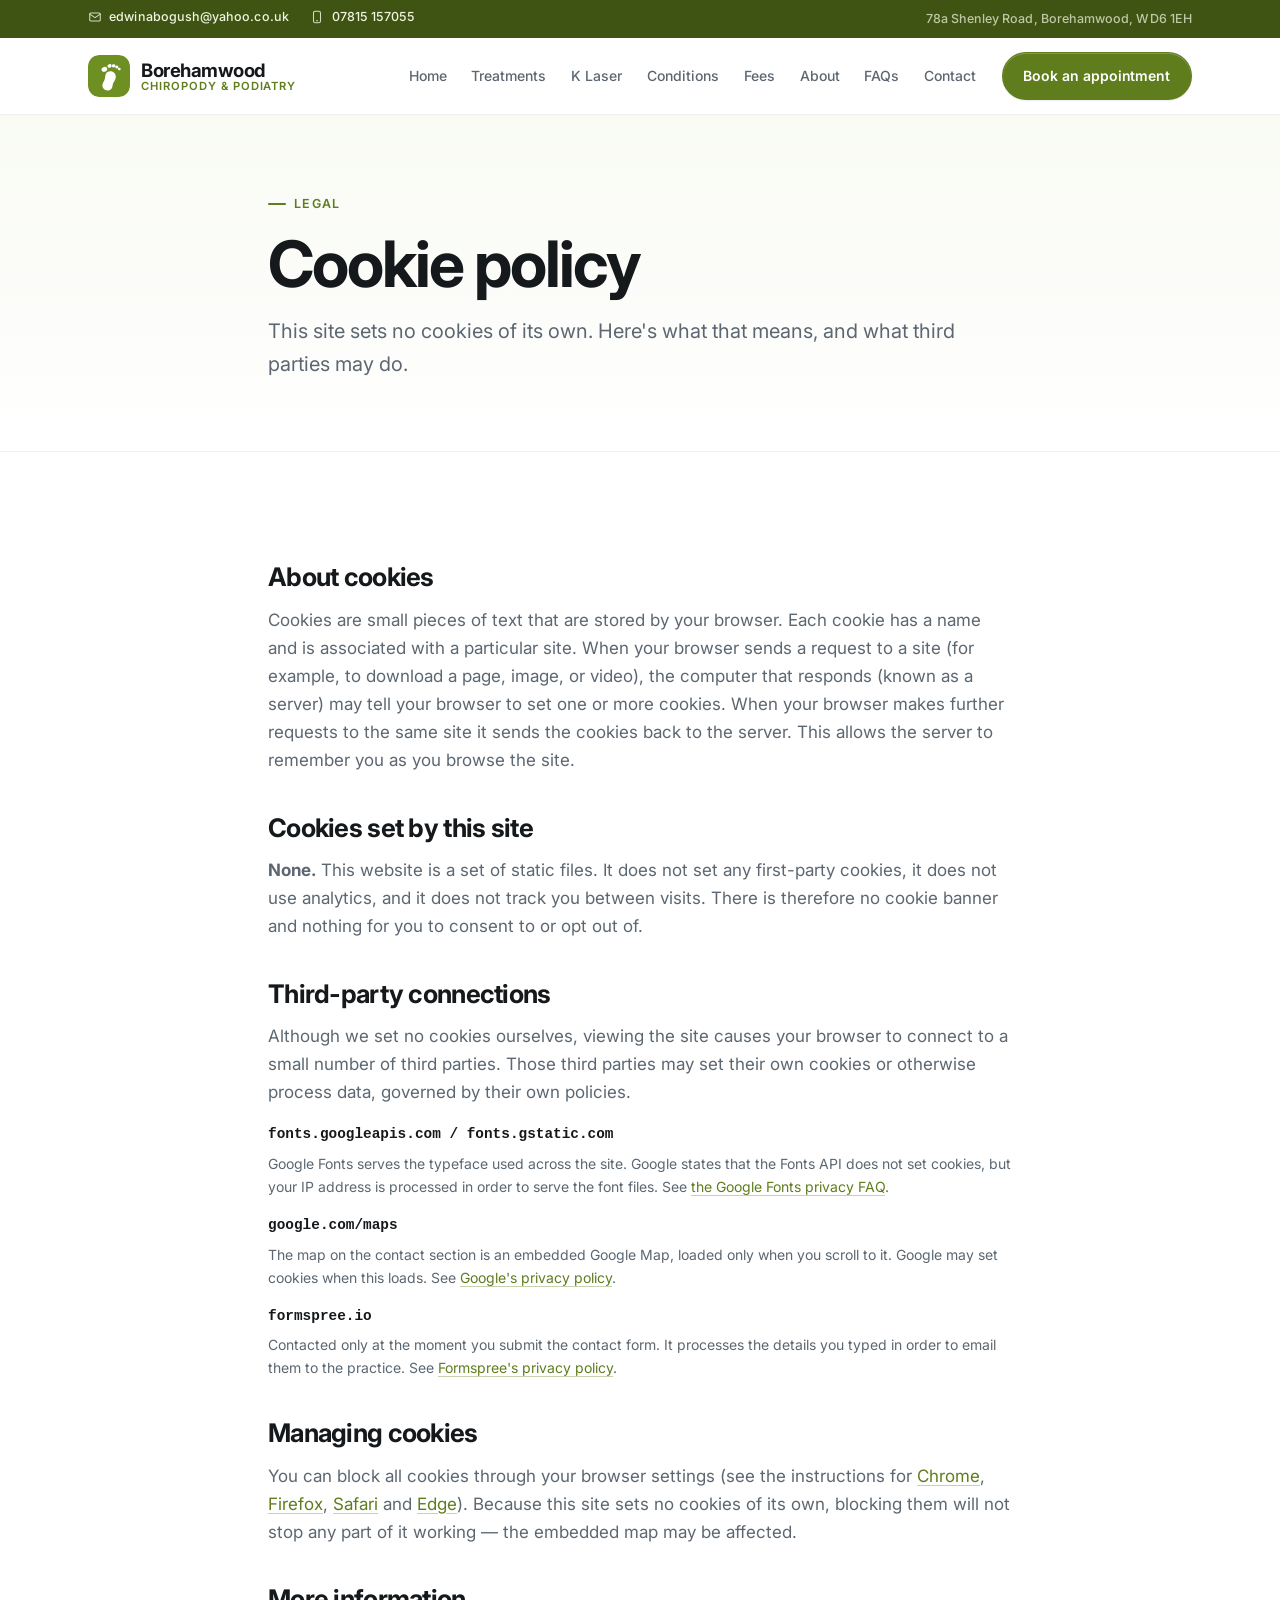
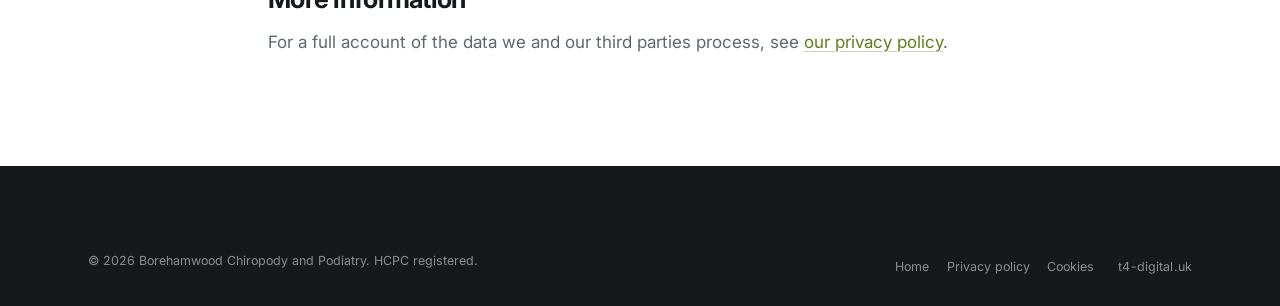
<file: cookies.html>
<!DOCTYPE html>
<html lang="en-GB">
<head>
<meta charset="utf-8">
<meta name="viewport" content="width=device-width, initial-scale=1">
<title>Cookie Policy | Borehamwood Chiropody &amp; Podiatry</title>
<meta name="description" content="The cookies used by the Borehamwood Chiropody and Podiatry website, and how to manage them.">
<meta name="theme-color" content="#3f5413">
<meta name="robots" content="index,follow">
<link rel="canonical" href="https://www.borehamwoodchiropody.co.uk/cookies.html">
<link rel="icon" href="assets/img/favicon.svg" type="image/svg+xml">
<link rel="icon" href="assets/img/favicon-32.png" sizes="32x32" type="image/png">
<link rel="apple-touch-icon" href="assets/img/apple-touch-icon.png">
<link rel="preconnect" href="https://fonts.googleapis.com">
<link rel="preconnect" href="https://fonts.gstatic.com" crossorigin>
<link rel="stylesheet" href="https://fonts.googleapis.com/css2?family=Inter:wght@400;500;600;700&display=swap">
<link rel="stylesheet" href="assets/css/style.css">
</head>
<body>
<a class="skip-link" href="#main">Skip to content</a>

<header class="site-header" id="siteHeader">
  <div class="utility">
    <div class="wrap utility-inner">
      <ul class="utility-list">
        <li><a class="email-link" href="mailto:edwinabogush@yahoo.co.uk" aria-label="Email the practice">
          <svg viewBox="0 0 24 24" fill="none" stroke="currentColor" stroke-width="1.8" stroke-linecap="round" stroke-linejoin="round" aria-hidden="true"><rect x="3" y="5" width="18" height="14" rx="2"/><path d="m3 7 9 6 9-6"/></svg>
          <span class="email-text">edwinabogush@yahoo.co.uk</span></a></li>
        <li><a href="tel:+447815157055">
          <svg viewBox="0 0 24 24" fill="none" stroke="currentColor" stroke-width="1.8" stroke-linecap="round" stroke-linejoin="round" aria-hidden="true"><rect x="6" y="2" width="12" height="20" rx="3"/><path d="M11 18.5h2"/></svg>
          07815 157055</a></li>
      </ul>
      <span class="utility-item utility-note">78a Shenley Road, Borehamwood, WD6 1EH</span>
    </div>
  </div>

  <div class="wrap nav-bar">
    <a class="brand" href="index.html" aria-label="Borehamwood Chiropody and Podiatry — home">
      <img src="assets/img/logo-mark.svg" alt="" width="42" height="42">
      <span class="brand-text">
        <span class="brand-name">Borehamwood</span>
        <span class="brand-sub">Chiropody &amp; Podiatry</span>
      </span>
    </a>
    <div class="nav" id="nav">
      <nav aria-label="Main">
        <ul class="nav-links">
          <li><a href="index.html#top">Home</a></li>
          <li><a href="index.html#treatments">Treatments</a></li>
          <li><a href="index.html#laser">K&nbsp;Laser</a></li>
          <li><a href="index.html#conditions">Conditions</a></li>
          <li><a href="index.html#fees">Fees</a></li>
          <li><a href="index.html#about">About</a></li>
          <li><a href="index.html#faqs">FAQs</a></li>
          <li><a href="index.html#contact">Contact</a></li>
        </ul>
      </nav>
      <div class="nav-cta"><a class="btn btn--primary" href="index.html#contact">Book an appointment</a></div>
    </div>
    <button class="nav-toggle" id="navToggle" type="button" aria-expanded="false" aria-controls="nav" aria-label="Menu">
      <span></span><span></span><span></span>
    </button>
  </div>
</header>

<main id="main">
  <div class="page-hero">
    <div class="wrap wrap--narrow">
      <p class="eyebrow">Legal</p>
      <h1 style="font-size:clamp(2rem,1.5rem+2vw,2.9rem)">Cookie policy</h1>
      <p class="lede">This site sets no cookies of its own. Here's what that means, and what third parties may do.</p>
    </div>
  </div>

  <section class="section">
    <div class="wrap wrap--narrow">
      <div class="prose">
        <h2>About cookies</h2>
        <p>Cookies are small pieces of text that are stored by your browser. Each cookie has a name and is associated with a particular site. When your browser sends a request to a site (for example, to download a page, image, or video), the computer that responds (known as a server) may tell your browser to set one or more cookies. When your browser makes further requests to the same site it sends the cookies back to the server. This allows the server to remember you as you browse the site.</p>

        <h2>Cookies set by this site</h2>
        <p><strong>None.</strong> This website is a set of static files. It does not set any first-party cookies, it does not use analytics, and it does not track you between visits. There is therefore no cookie banner and nothing for you to consent to or opt out of.</p>

        <h2>Third-party connections</h2>
        <p>Although we set no cookies ourselves, viewing the site causes your browser to connect to a small number of third parties. Those third parties may set their own cookies or otherwise process data, governed by their own policies.</p>

        <dl>
          <dt>fonts.googleapis.com / fonts.gstatic.com</dt>
          <dd>Google Fonts serves the typeface used across the site. Google states that the Fonts API does not set cookies, but your IP address is processed in order to serve the font files. See <a href="https://developers.google.com/fonts/faq/privacy" rel="noopener">the Google Fonts privacy FAQ</a>.</dd>

          <dt>google.com/maps</dt>
          <dd>The map on the contact section is an embedded Google Map, loaded only when you scroll to it. Google may set cookies when this loads. See <a href="https://policies.google.com/privacy" rel="noopener">Google's privacy policy</a>.</dd>

          <dt>formspree.io</dt>
          <dd>Contacted only at the moment you submit the contact form. It processes the details you typed in order to email them to the practice. See <a href="https://formspree.io/legal/privacy-policy/" rel="noopener">Formspree's privacy policy</a>.</dd>
        </dl>

        <h2>Managing cookies</h2>
        <p>You can block all cookies through your browser settings (see the instructions for
        <a href="https://support.google.com/chrome/answer/95647" rel="noopener">Chrome</a>,
        <a href="https://support.mozilla.org/en-US/kb/enhanced-tracking-protection-firefox-desktop" rel="noopener">Firefox</a>,
        <a href="https://support.apple.com/en-gb/guide/safari/sfri11471/mac" rel="noopener">Safari</a> and
        <a href="https://support.microsoft.com/en-gb/microsoft-edge" rel="noopener">Edge</a>).
        Because this site sets no cookies of its own, blocking them will not stop any part of it working — the embedded map may be affected.</p>

        <h2>More information</h2>
        <p>For a full account of the data we and our third parties process, see <a href="privacy.html">our privacy policy</a>.</p>
      </div>
    </div>
  </section>
</main>

<footer class="site-footer">
  <div class="wrap">
    <div class="footer-bottom" style="margin-top:0;border-top:0">
      <p>© <span id="year">2026</span> Borehamwood Chiropody and Podiatry. HCPC registered.</p>
      <div class="footer-bottom-end">
        <nav aria-label="Legal">
          <a href="index.html">Home</a>
          <a href="privacy.html">Privacy policy</a>
          <a href="cookies.html">Cookies</a>
        </nav>
        <a class="footer-credit" href="https://t4-digital.uk" target="_blank" rel="noopener">t4-digital.uk</a>
      </div>
    </div>
  </div>
</footer>

<script src="assets/js/data.js"></script>
<script src="assets/js/main.js" defer></script>
</body>
</html>
</file>
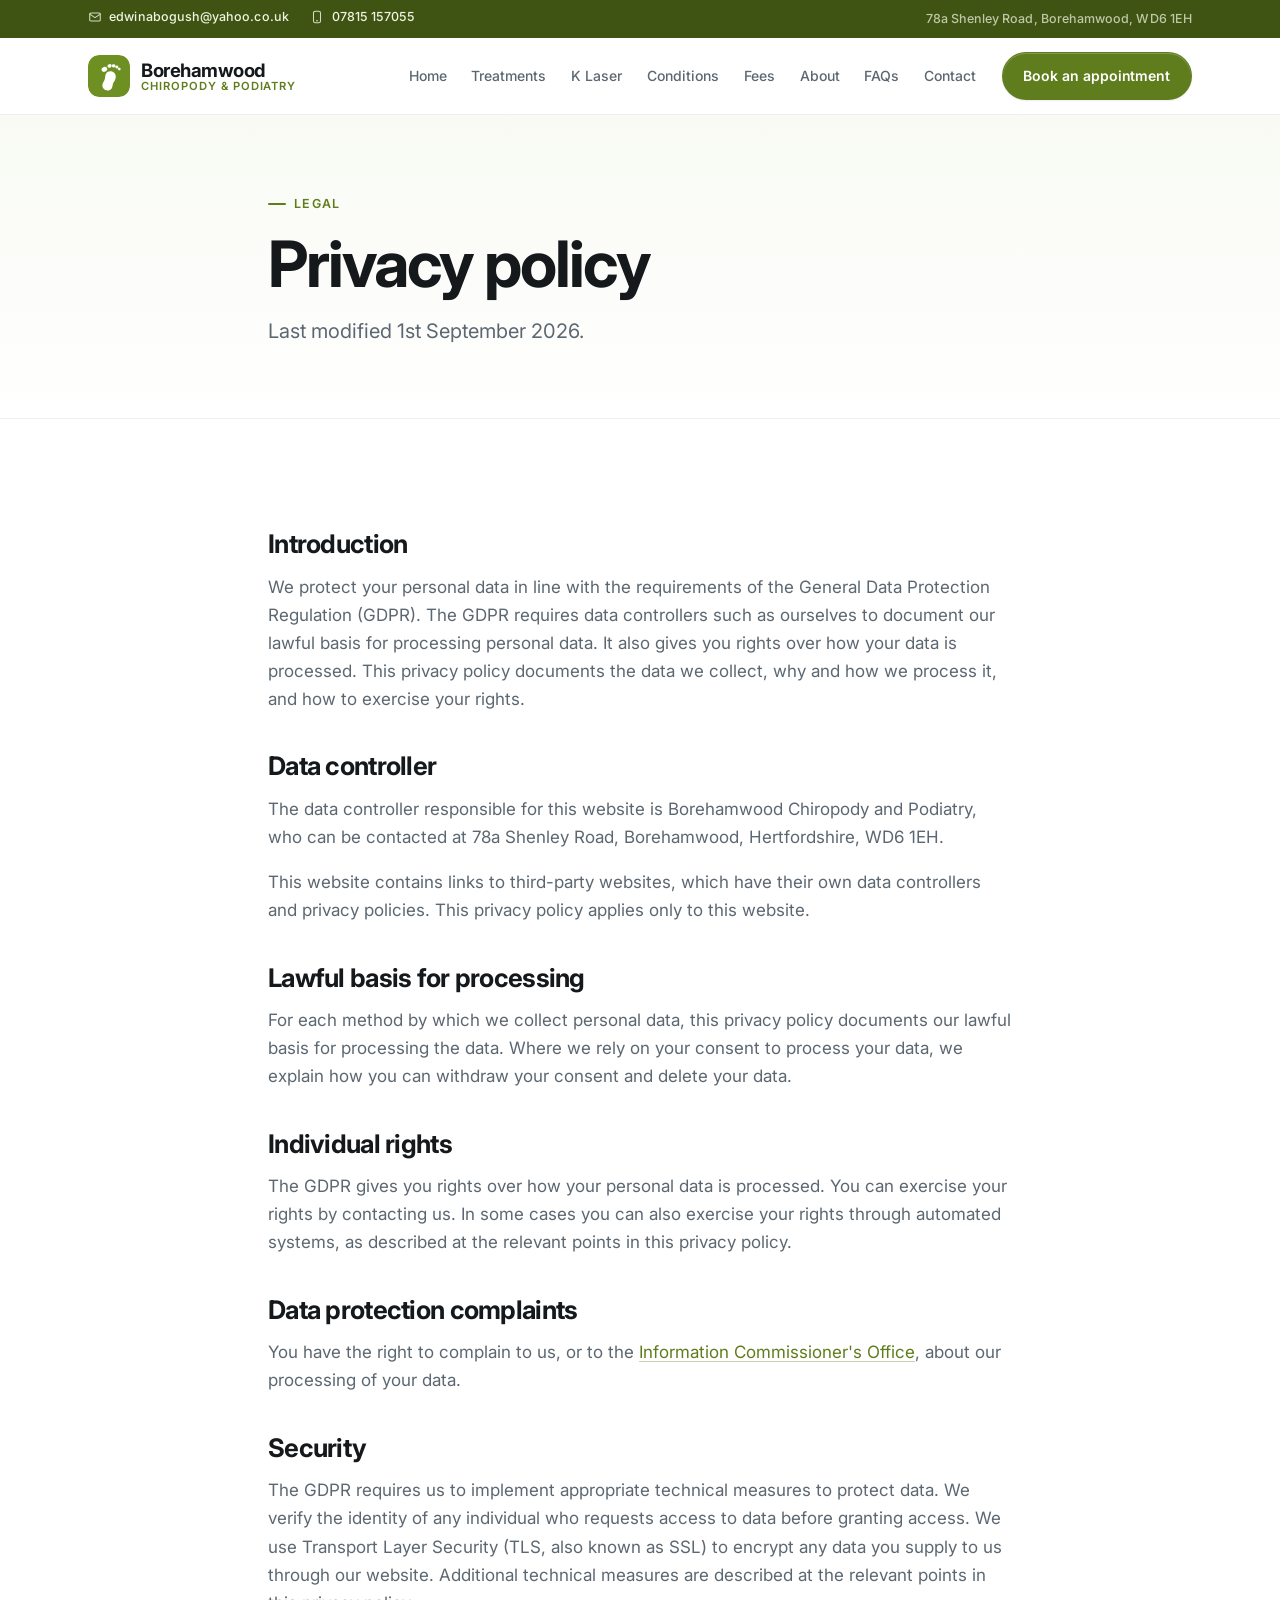
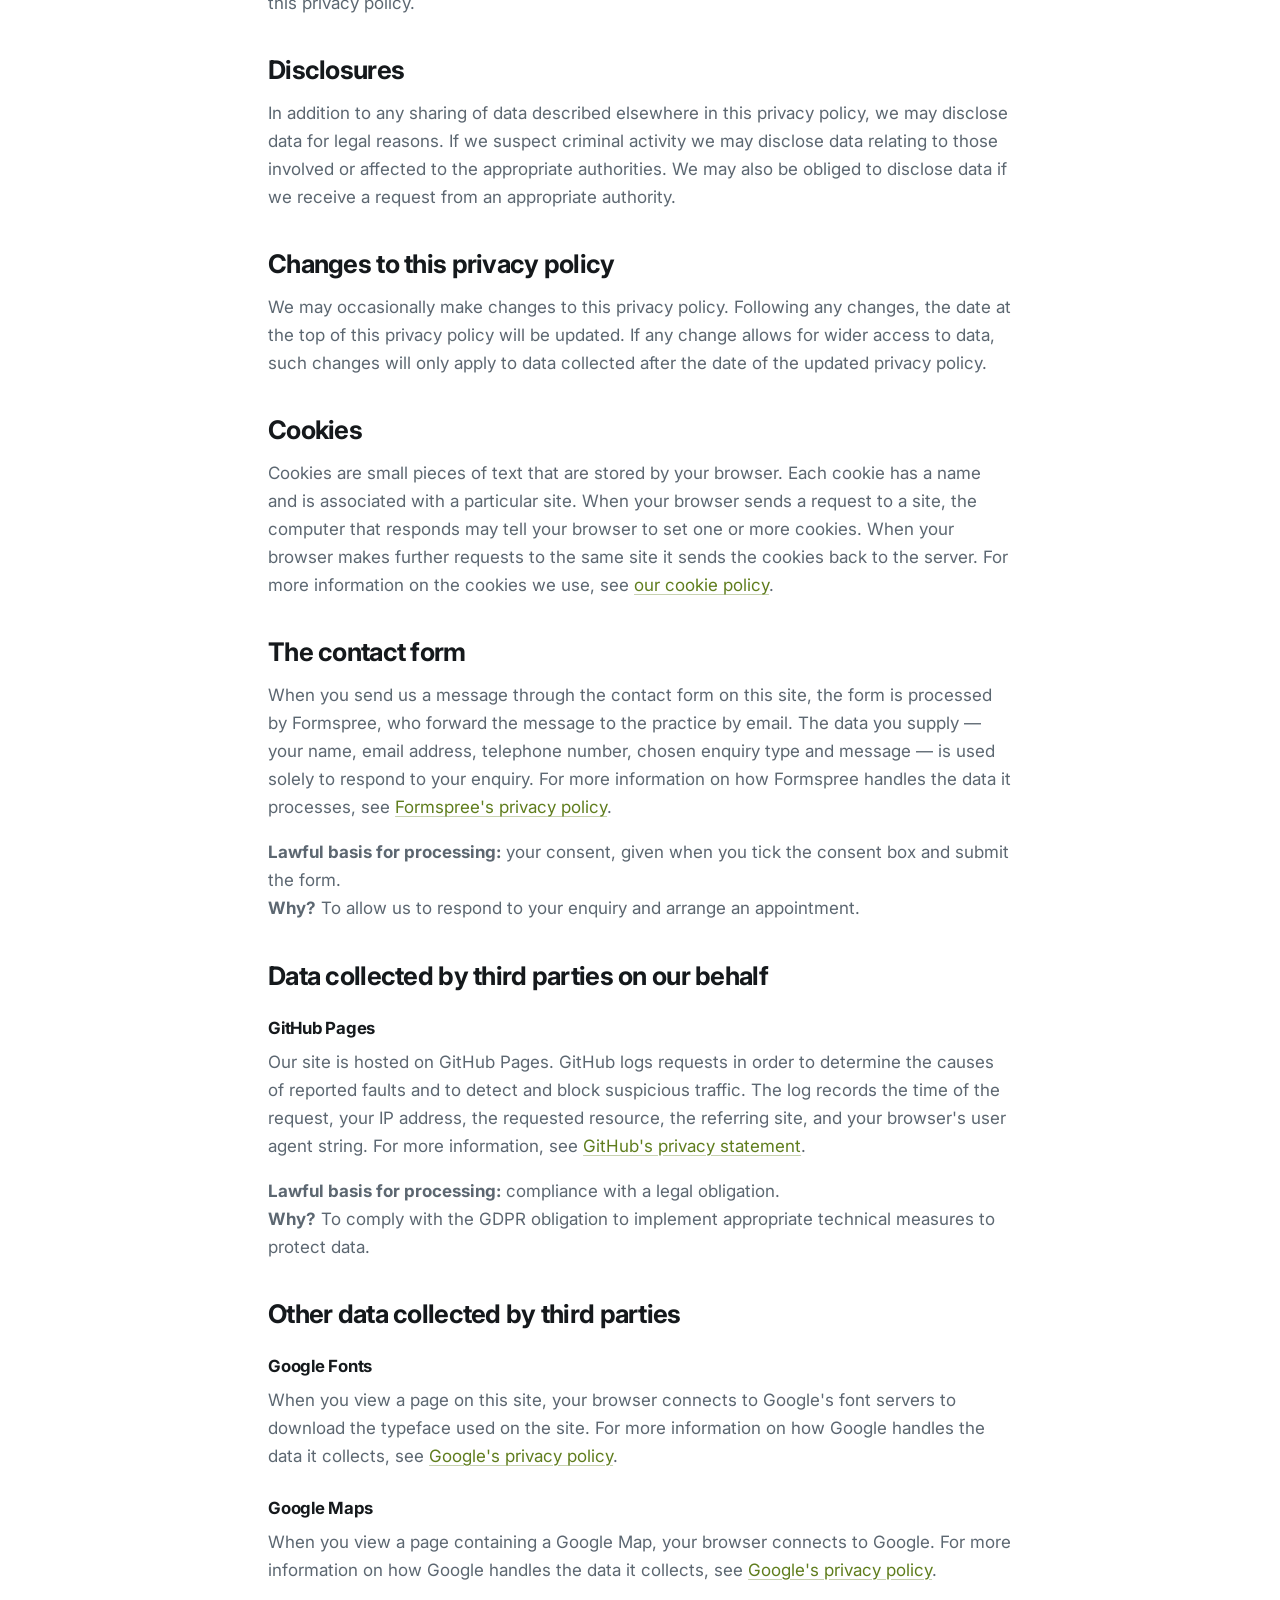
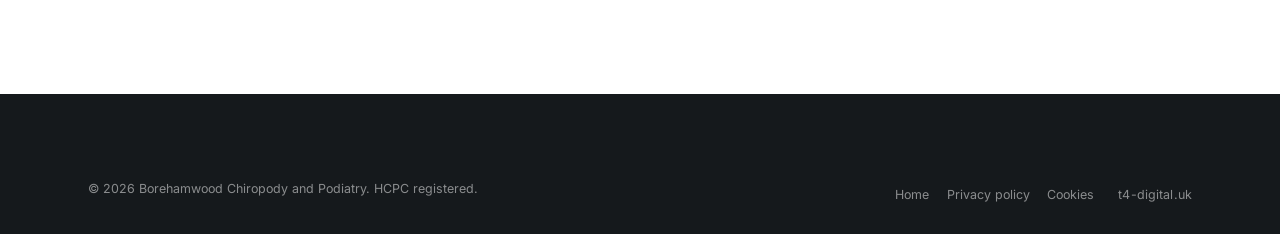
<file: privacy.html>
<!DOCTYPE html>
<html lang="en-GB">
<head>
<meta charset="utf-8">
<meta name="viewport" content="width=device-width, initial-scale=1">
<title>Privacy Policy | Borehamwood Chiropody &amp; Podiatry</title>
<meta name="description" content="How Borehamwood Chiropody and Podiatry collects, processes and protects your personal data.">
<meta name="theme-color" content="#3f5413">
<meta name="robots" content="index,follow">
<link rel="canonical" href="https://www.borehamwoodchiropody.co.uk/privacy.html">
<link rel="icon" href="assets/img/favicon.svg" type="image/svg+xml">
<link rel="icon" href="assets/img/favicon-32.png" sizes="32x32" type="image/png">
<link rel="apple-touch-icon" href="assets/img/apple-touch-icon.png">
<link rel="preconnect" href="https://fonts.googleapis.com">
<link rel="preconnect" href="https://fonts.gstatic.com" crossorigin>
<link rel="stylesheet" href="https://fonts.googleapis.com/css2?family=Inter:wght@400;500;600;700&display=swap">
<link rel="stylesheet" href="assets/css/style.css">
</head>
<body>
<a class="skip-link" href="#main">Skip to content</a>

<header class="site-header" id="siteHeader">
  <div class="utility">
    <div class="wrap utility-inner">
      <ul class="utility-list">
        <li><a class="email-link" href="mailto:edwinabogush@yahoo.co.uk" aria-label="Email the practice">
          <svg viewBox="0 0 24 24" fill="none" stroke="currentColor" stroke-width="1.8" stroke-linecap="round" stroke-linejoin="round" aria-hidden="true"><rect x="3" y="5" width="18" height="14" rx="2"/><path d="m3 7 9 6 9-6"/></svg>
          <span class="email-text">edwinabogush@yahoo.co.uk</span></a></li>
        <li><a href="tel:+447815157055">
          <svg viewBox="0 0 24 24" fill="none" stroke="currentColor" stroke-width="1.8" stroke-linecap="round" stroke-linejoin="round" aria-hidden="true"><rect x="6" y="2" width="12" height="20" rx="3"/><path d="M11 18.5h2"/></svg>
          07815 157055</a></li>
      </ul>
      <span class="utility-item utility-note">78a Shenley Road, Borehamwood, WD6 1EH</span>
    </div>
  </div>

  <div class="wrap nav-bar">
    <a class="brand" href="index.html" aria-label="Borehamwood Chiropody and Podiatry — home">
      <img src="assets/img/logo-mark.svg" alt="" width="42" height="42">
      <span class="brand-text">
        <span class="brand-name">Borehamwood</span>
        <span class="brand-sub">Chiropody &amp; Podiatry</span>
      </span>
    </a>
    <div class="nav" id="nav">
      <nav aria-label="Main">
        <ul class="nav-links">
          <li><a href="index.html#top">Home</a></li>
          <li><a href="index.html#treatments">Treatments</a></li>
          <li><a href="index.html#laser">K&nbsp;Laser</a></li>
          <li><a href="index.html#conditions">Conditions</a></li>
          <li><a href="index.html#fees">Fees</a></li>
          <li><a href="index.html#about">About</a></li>
          <li><a href="index.html#faqs">FAQs</a></li>
          <li><a href="index.html#contact">Contact</a></li>
        </ul>
      </nav>
      <div class="nav-cta"><a class="btn btn--primary" href="index.html#contact">Book an appointment</a></div>
    </div>
    <button class="nav-toggle" id="navToggle" type="button" aria-expanded="false" aria-controls="nav" aria-label="Menu">
      <span></span><span></span><span></span>
    </button>
  </div>
</header>

<main id="main">
  <div class="page-hero">
    <div class="wrap wrap--narrow">
      <p class="eyebrow">Legal</p>
      <h1 style="font-size:clamp(2rem,1.5rem+2vw,2.9rem)">Privacy policy</h1>
      <p class="lede">Last modified 1st September 2026.</p>
    </div>
  </div>

  <section class="section">
    <div class="wrap wrap--narrow">
      <div class="prose">
        <h2>Introduction</h2>
        <p>We protect your personal data in line with the requirements of the General Data Protection Regulation (GDPR). The GDPR requires data controllers such as ourselves to document our lawful basis for processing personal data. It also gives you rights over how your data is processed. This privacy policy documents the data we collect, why and how we process it, and how to exercise your rights.</p>

        <h2>Data controller</h2>
        <p>The data controller responsible for this website is Borehamwood Chiropody and Podiatry, who can be contacted at 78a Shenley Road, Borehamwood, Hertfordshire, WD6 1EH.</p>
        <p>This website contains links to third-party websites, which have their own data controllers and privacy policies. This privacy policy applies only to this website.</p>

        <h2>Lawful basis for processing</h2>
        <p>For each method by which we collect personal data, this privacy policy documents our lawful basis for processing the data. Where we rely on your consent to process your data, we explain how you can withdraw your consent and delete your data.</p>

        <h2>Individual rights</h2>
        <p>The GDPR gives you rights over how your personal data is processed. You can exercise your rights by contacting us. In some cases you can also exercise your rights through automated systems, as described at the relevant points in this privacy policy.</p>

        <h2>Data protection complaints</h2>
        <p>You have the right to complain to us, or to the <a href="https://ico.org.uk/" rel="noopener">Information Commissioner's Office</a>, about our processing of your data.</p>

        <h2>Security</h2>
        <p>The GDPR requires us to implement appropriate technical measures to protect data. We verify the identity of any individual who requests access to data before granting access. We use Transport Layer Security (TLS, also known as SSL) to encrypt any data you supply to us through our website. Additional technical measures are described at the relevant points in this privacy policy.</p>

        <h2>Disclosures</h2>
        <p>In addition to any sharing of data described elsewhere in this privacy policy, we may disclose data for legal reasons. If we suspect criminal activity we may disclose data relating to those involved or affected to the appropriate authorities. We may also be obliged to disclose data if we receive a request from an appropriate authority.</p>

        <h2>Changes to this privacy policy</h2>
        <p>We may occasionally make changes to this privacy policy. Following any changes, the date at the top of this privacy policy will be updated. If any change allows for wider access to data, such changes will only apply to data collected after the date of the updated privacy policy.</p>

        <h2>Cookies</h2>
        <p>Cookies are small pieces of text that are stored by your browser. Each cookie has a name and is associated with a particular site. When your browser sends a request to a site, the computer that responds may tell your browser to set one or more cookies. When your browser makes further requests to the same site it sends the cookies back to the server. For more information on the cookies we use, see <a href="cookies.html">our cookie policy</a>.</p>

        <h2>The contact form</h2>
        <p>When you send us a message through the contact form on this site, the form is processed by Formspree, who forward the message to the practice by email. The data you supply — your name, email address, telephone number, chosen enquiry type and message — is used solely to respond to your enquiry. For more information on how Formspree handles the data it processes, see <a href="https://formspree.io/legal/privacy-policy/" rel="noopener">Formspree's privacy policy</a>.</p>
        <p><strong>Lawful basis for processing:</strong> your consent, given when you tick the consent box and submit the form.<br>
        <strong>Why?</strong> To allow us to respond to your enquiry and arrange an appointment.</p>

        <h2>Data collected by third parties on our behalf</h2>

        <h3>GitHub Pages</h3>
        <p>Our site is hosted on GitHub Pages. GitHub logs requests in order to determine the causes of reported faults and to detect and block suspicious traffic. The log records the time of the request, your IP address, the requested resource, the referring site, and your browser's user agent string. For more information, see <a href="https://docs.github.com/en/site-policy/privacy-policies/github-general-privacy-statement" rel="noopener">GitHub's privacy statement</a>.</p>
        <p><strong>Lawful basis for processing:</strong> compliance with a legal obligation.<br>
        <strong>Why?</strong> To comply with the GDPR obligation to implement appropriate technical measures to protect data.</p>

        <h2>Other data collected by third parties</h2>

        <h3>Google Fonts</h3>
        <p>When you view a page on this site, your browser connects to Google's font servers to download the typeface used on the site. For more information on how Google handles the data it collects, see <a href="https://policies.google.com/privacy" rel="noopener">Google's privacy policy</a>.</p>

        <h3>Google Maps</h3>
        <p>When you view a page containing a Google Map, your browser connects to Google. For more information on how Google handles the data it collects, see <a href="https://policies.google.com/privacy" rel="noopener">Google's privacy policy</a>.</p>
      </div>
    </div>
  </section>
</main>

<footer class="site-footer">
  <div class="wrap">
    <div class="footer-bottom" style="margin-top:0;border-top:0">
      <p>© <span id="year">2026</span> Borehamwood Chiropody and Podiatry. HCPC registered.</p>
      <div class="footer-bottom-end">
        <nav aria-label="Legal">
          <a href="index.html">Home</a>
          <a href="privacy.html">Privacy policy</a>
          <a href="cookies.html">Cookies</a>
        </nav>
        <a class="footer-credit" href="https://t4-digital.uk" target="_blank" rel="noopener">t4-digital.uk</a>
      </div>
    </div>
  </div>
</footer>

<script src="assets/js/data.js"></script>
<script src="assets/js/main.js" defer></script>
</body>
</html>
</file>
<file: assets/css/style.css>
/* ==========================================================================
   Borehamwood Chiropody & Podiatry
   Single hand-written stylesheet. No frameworks, no preprocessor.
   Layers: tokens · reset · primitives · layout · header · sections · footer
   ========================================================================== */

/* ------------------------------------------------------------------ TOKENS */
:root {
  /* Brand — carried over from the original site, tuned for contrast.
     Original #8fb13b failed AA on white; --brand is the darkened working
     value, --brand-bright keeps the original hue for large areas & marks. */
  --brand: #5f7d1d;
  --brand-mid: #6e8f22;
  --brand-bright: #8fb13b;
  --brand-light: #a7c758;
  --brand-deep: #3f5413;

  /* Neutrals */
  --ink: #15191c;
  --ink-2: #333c43;
  --muted: #5c6771;      /* 5.78:1 on white */
  --muted-2: #6b7883;    /* 4.53:1 on white — the floor for AA body text */
  --line: #e5e9ea;
  --line-soft: #eef1f0;
  --surface: #ffffff;
  --surface-2: #f7f9f4;
  --surface-3: #f1f4ec;

  /* Derived — color-mix keeps tints locked to the brand hue */
  --brand-tint: color-mix(in srgb, var(--brand-bright) 12%, #fff);
  --brand-tint-soft: color-mix(in srgb, var(--brand-bright) 6%, #fff);
  --brand-ring: color-mix(in srgb, var(--brand) 28%, transparent);
  --brand-hairline: color-mix(in srgb, var(--brand) 20%, var(--line));

  /* Type — one family, fluid scale */
  --font: "Inter", ui-sans-serif, system-ui, -apple-system, "Segoe UI", Roboto,
    Helvetica, Arial, sans-serif;
  --fs-xs: 0.78rem;
  --fs-sm: 0.875rem;
  --fs-base: clamp(1rem, 0.97rem + 0.14vw, 1.0625rem);
  --fs-lead: clamp(1.075rem, 1rem + 0.38vw, 1.25rem);
  --fs-h3: clamp(1.15rem, 1.07rem + 0.4vw, 1.35rem);
  --fs-h2: clamp(1.7rem, 1.32rem + 1.65vw, 2.6rem);
  --fs-h1: clamp(2.3rem, 1.5rem + 3.4vw, 4rem);

  /* Space & shape */
  --wrap: 1180px;
  --wrap-narrow: 820px;
  --gutter: clamp(1.15rem, 0.7rem + 2.1vw, 2.5rem);
  --section-y: clamp(3.75rem, 2.4rem + 5.6vw, 7rem);
  --r-sm: 8px;
  --r: 12px;
  --r-lg: 18px;
  --r-xl: 26px;

  /* Elevation — Stripe-ish: hairline + short shadow + long soft shadow */
  --sh-1: 0 1px 2px rgb(21 25 28 / 0.05), 0 1px 3px rgb(21 25 28 / 0.04);
  --sh-2: 0 2px 4px rgb(21 25 28 / 0.05), 0 8px 20px -6px rgb(21 25 28 / 0.09);
  --sh-3: 0 4px 8px rgb(21 25 28 / 0.05), 0 22px 44px -14px rgb(21 25 28 / 0.16);

  --header-h: 118px;
  --ease: cubic-bezier(0.22, 0.68, 0.36, 1);
}

/* ------------------------------------------------------------------- RESET */
*,
*::before,
*::after { box-sizing: border-box; }

html {
  -webkit-text-size-adjust: 100%;
  scroll-behavior: smooth;
  scroll-padding-top: calc(var(--header-h) + 12px);
}

body {
  margin: 0;
  font-family: var(--font);
  font-size: var(--fs-base);
  line-height: 1.65;
  color: var(--ink-2);
  background: var(--surface);
  -webkit-font-smoothing: antialiased;
  text-rendering: optimizeLegibility;
}

img, svg, video { display: block; max-width: 100%; }
img { height: auto; }

h1, h2, h3, h4 {
  margin: 0;
  color: var(--ink);
  font-weight: 700;
  line-height: 1.14;
  letter-spacing: -0.022em;
  text-wrap: balance;
}
h1 { font-size: var(--fs-h1); letter-spacing: -0.033em; }
h2 { font-size: var(--fs-h2); letter-spacing: -0.028em; }
h3 { font-size: var(--fs-h3); letter-spacing: -0.015em; }

p { margin: 0 0 1em; text-wrap: pretty; }
p:last-child { margin-bottom: 0; }

a { color: var(--brand); text-decoration-color: color-mix(in srgb, var(--brand) 35%, transparent); text-underline-offset: 3px; }
a:hover { text-decoration-color: currentColor; }

ul, ol { margin: 0; padding: 0; }
li { list-style: none; }

button, input, select, textarea { font: inherit; color: inherit; }

:focus-visible {
  outline: 2px solid var(--brand);
  outline-offset: 3px;
  border-radius: 4px;
}

::selection { background: var(--brand-light); color: var(--ink); }

.skip-link {
  position: absolute;
  left: 12px;
  top: -60px;
  z-index: 200;
  padding: 0.6rem 1rem;
  background: var(--ink);
  color: #fff;
  border-radius: var(--r-sm);
  text-decoration: none;
  transition: top 0.18s var(--ease);
}
.skip-link:focus { top: 12px; }

.visually-hidden {
  position: absolute !important;
  width: 1px; height: 1px;
  margin: -1px; padding: 0;
  overflow: hidden;
  clip-path: inset(50%);
  white-space: nowrap;
}

/* -------------------------------------------------------------- PRIMITIVES */
.wrap {
  width: 100%;
  max-width: var(--wrap);
  margin-inline: auto;
  padding-inline: var(--gutter);
}
.wrap--narrow { max-width: var(--wrap-narrow); }

.section { padding-block: var(--section-y); }
.section--alt { background: var(--surface-2); border-block: 1px solid var(--line-soft); }
.section--tint { background: linear-gradient(180deg, var(--brand-tint-soft), var(--surface)); }

.section-head { max-width: 660px; margin-bottom: clamp(2rem, 1.2rem + 2.4vw, 3.25rem); }
.section-head--center { margin-inline: auto; text-align: center; }
.section-head p { margin-top: 0.85rem; font-size: var(--fs-lead); color: var(--muted); }

.eyebrow {
  display: inline-flex;
  align-items: center;
  gap: 0.5rem;
  margin: 0 0 0.85rem;
  font-size: var(--fs-xs);
  font-weight: 600;
  letter-spacing: 0.1em;
  text-transform: uppercase;
  color: var(--brand);
}
.eyebrow::before {
  content: "";
  width: 18px;
  height: 2px;
  border-radius: 2px;
  background: currentColor;
}
.section-head--center .eyebrow { justify-content: center; }

.lede { font-size: var(--fs-lead); color: var(--muted); }

/* Buttons */
.btn {
  --btn-bg: var(--brand);
  --btn-fg: #fff;
  display: inline-flex;
  align-items: center;
  justify-content: center;
  gap: 0.5rem;
  padding: 0.72rem 1.3rem;
  border: 1px solid transparent;
  border-radius: 999px;
  background: var(--btn-bg);
  color: var(--btn-fg);
  font-size: var(--fs-sm);
  font-weight: 600;
  letter-spacing: -0.005em;
  text-decoration: none;
  cursor: pointer;
  white-space: nowrap;
  transition: transform 0.16s var(--ease), box-shadow 0.16s var(--ease),
    background-color 0.16s var(--ease), border-color 0.16s var(--ease);
}
.btn svg { width: 15px; height: 15px; flex: none; }
.btn:hover { transform: translateY(-1px); }
.btn:active { transform: translateY(0); }

.btn--primary {
  box-shadow: var(--sh-1), inset 0 1px 0 color-mix(in srgb, #fff 22%, transparent);
}
.btn--primary:hover { background: var(--brand-deep); box-shadow: var(--sh-2); }

.btn--ghost {
  --btn-bg: transparent;
  --btn-fg: var(--ink);
  border-color: var(--line);
  background: var(--surface);
  box-shadow: var(--sh-1);
}
.btn--ghost:hover { border-color: var(--brand-hairline); color: var(--brand); box-shadow: var(--sh-2); }

.btn--light {
  --btn-bg: rgb(255 255 255 / 0.1);
  --btn-fg: #fff;
  border-color: rgb(255 255 255 / 0.32);
  backdrop-filter: blur(6px);
}
.btn--light:hover { background: rgb(255 255 255 / 0.2); }

.btn--lg { padding: 0.92rem 1.7rem; font-size: var(--fs-base); }
.btn--block { width: 100%; }

/* Card */
.card {
  position: relative;
  padding: clamp(1.25rem, 1rem + 0.8vw, 1.75rem);
  background: var(--surface);
  border: 1px solid var(--line);
  border-radius: var(--r-lg);
  box-shadow: var(--sh-1);
  transition: transform 0.22s var(--ease), box-shadow 0.22s var(--ease),
    border-color 0.22s var(--ease);
}
.card:hover { transform: translateY(-2px); border-color: var(--brand-hairline); box-shadow: var(--sh-2); }
.card h3 { margin-bottom: 0.5rem; }
.card p { font-size: var(--fs-sm); color: var(--muted); line-height: 1.6; }

.card-icon {
  display: grid;
  place-items: center;
  width: 42px;
  height: 42px;
  margin-bottom: 1rem;
  border-radius: 11px;
  background: var(--brand-tint);
  color: var(--brand);
}
.card-icon svg { width: 21px; height: 21px; }

/* Reveal-on-scroll (IntersectionObserver adds .is-in) */
.reveal {
  opacity: 0;
  transform: translateY(16px);
  transition: opacity 0.6s var(--ease), transform 0.6s var(--ease);
}
.reveal.is-in { opacity: 1; transform: none; }

@media (prefers-reduced-motion: reduce) {
  html { scroll-behavior: auto; }
  .reveal { opacity: 1; transform: none; transition: none; }
  *, *::before, *::after { animation-duration: 0.01ms !important; transition-duration: 0.01ms !important; }
}

/* ------------------------------------------------------------------ HEADER */
.site-header {
  position: sticky;
  top: 0;
  z-index: 100;
  background: color-mix(in srgb, var(--surface) 88%, transparent);
  backdrop-filter: saturate(180%) blur(14px);
  -webkit-backdrop-filter: saturate(180%) blur(14px);
  border-bottom: 1px solid var(--line-soft);
  transition: box-shadow 0.2s var(--ease), border-color 0.2s var(--ease);
}
.site-header.is-stuck { box-shadow: 0 1px 0 var(--line), 0 8px 24px -14px rgb(21 25 28 / 0.22); }

/* Utility strip — email + phone numbers, permanently visible */
.utility {
  background: var(--brand-deep);
  color: color-mix(in srgb, #fff 82%, var(--brand-light));
  font-size: var(--fs-xs);
  letter-spacing: 0.005em;
}
.utility-inner {
  display: flex;
  align-items: center;
  justify-content: space-between;
  gap: 1rem;
  min-height: 38px;
  padding-block: 0.35rem;
}
.utility-list { display: flex; align-items: center; gap: 1.35rem; flex-wrap: wrap; }
.utility a,
.utility span.utility-item {
  display: inline-flex;
  align-items: center;
  gap: 0.45rem;
  color: inherit;
  text-decoration: none;
  font-weight: 500;
}
.utility a:hover { color: #fff; }
.utility svg { width: 14px; height: 14px; flex: none; opacity: 0.85; }
/* brand-light alone is only 4.39:1 on --brand-deep; lifting it clears AA */
.utility-label { font-weight: 700; color: color-mix(in srgb, var(--brand-light) 62%, #fff); }
.utility-note { opacity: 0.72; }

/* Main bar */
.nav-bar {
  display: flex;
  align-items: center;
  justify-content: space-between;
  gap: 1.25rem;
  min-height: 76px;
  padding-block: 0.7rem;
  transition: min-height 0.2s var(--ease), padding-block 0.2s var(--ease);
}
.site-header.is-stuck .nav-bar { min-height: 64px; padding-block: 0.45rem; }

.brand {
  display: inline-flex;
  align-items: center;
  gap: 0.7rem;
  text-decoration: none;
  color: var(--ink);
  flex: none;
}
.brand img { width: 42px; height: 42px; border-radius: 11px; transition: width 0.2s var(--ease), height 0.2s var(--ease); }
.site-header.is-stuck .brand img { width: 36px; height: 36px; }
.brand-text { display: grid; line-height: 1.08; }
.brand-name {
  font-size: clamp(1rem, 0.92rem + 0.3vw, 1.16rem);
  font-weight: 700;
  letter-spacing: -0.028em;
}
.brand-sub {
  font-size: 0.7rem;
  font-weight: 600;
  letter-spacing: 0.085em;
  text-transform: uppercase;
  color: var(--brand);
}

.nav { display: flex; align-items: center; gap: 0.9rem; }
.nav-links { display: flex; align-items: center; gap: 0.15rem; }
.nav-links a {
  position: relative;
  display: block;
  padding: 0.45rem 0.7rem;
  border-radius: var(--r-sm);
  font-size: var(--fs-sm);
  font-weight: 500;
  color: var(--muted);
  text-decoration: none;
  white-space: nowrap;
  transition: color 0.15s var(--ease), background-color 0.15s var(--ease);
}
.nav-links a:hover { color: var(--ink); background: var(--surface-3); }
.nav-links a[aria-current="true"] { color: var(--brand); background: var(--brand-tint); }

.nav-toggle {
  display: none;
  place-items: center;
  width: 42px;
  height: 42px;
  padding: 0;
  border: 1px solid var(--line);
  border-radius: var(--r-sm);
  background: var(--surface);
  cursor: pointer;
}
.nav-toggle span {
  display: block;
  width: 17px;
  height: 1.8px;
  margin: 3px auto;
  border-radius: 2px;
  background: var(--ink);
  transition: transform 0.22s var(--ease), opacity 0.22s var(--ease);
}
/* 1.8px bar + 3px margin top and bottom => 7.8px between bar centres */
.nav-toggle[aria-expanded="true"] span:nth-child(1) { transform: translateY(7.8px) rotate(45deg); }
.nav-toggle[aria-expanded="true"] span:nth-child(2) { opacity: 0; }
.nav-toggle[aria-expanded="true"] span:nth-child(3) { transform: translateY(-7.8px) rotate(-45deg); }

@media (max-width: 1060px) {
  :root { --header-h: 108px; }
  .nav-toggle { display: grid; }
  .nav {
    position: absolute;
    inset-inline: 0;
    top: 100%;
    display: grid;
    gap: 0.3rem;
    padding: 0.85rem var(--gutter) 1.25rem;
    background: var(--surface);
    border-bottom: 1px solid var(--line);
    box-shadow: var(--sh-3);
    clip-path: inset(0 0 100% 0);
    opacity: 0;
    pointer-events: none;
    transition: clip-path 0.28s var(--ease), opacity 0.2s var(--ease);
  }
  .nav.is-open { clip-path: inset(0 0 0 0); opacity: 1; pointer-events: auto; }
  .nav-links { display: grid; gap: 0.1rem; }
  .nav-links a { padding: 0.72rem 0.85rem; font-size: 1rem; }
  .nav-cta { margin-top: 0.6rem; }
  .nav-cta .btn { width: 100%; }
}

/* Below this width the utility strip drops to a single compact row:
   email becomes an icon-only link, the address moves to the footer. */
@media (max-width: 860px) {
  .utility-inner { justify-content: center; }
  .utility-list { gap: 1.15rem; justify-content: center; flex-wrap: nowrap; }
  .utility span.utility-note { display: none; }
  .utility .email-text { display: none; }
  .utility .email-link { padding: 0.15rem; }
  .utility .email-link svg { width: 16px; height: 16px; opacity: 1; }
}

@media (max-width: 420px) {
  .utility-list { gap: 0.85rem; font-size: 0.74rem; }
  .utility span.utility-label { display: none; }
  .brand-name { font-size: 0.98rem; }
  .brand-sub { font-size: 0.62rem; letter-spacing: 0.07em; }
}

/* -------------------------------------------------------------------- HERO */
.hero {
  position: relative;
  display: grid;
  align-items: center;
  min-height: min(78svh, 660px);
  padding-block: clamp(3.5rem, 2rem + 7vw, 6.5rem);
  overflow: clip;
  isolation: isolate;
  color: #fff;
}
.hero-bg {
  position: absolute;
  inset: 0;
  z-index: -2;
  width: 100%;
  height: 100%;
  object-fit: cover;
  object-position: 50% 62%;
}
.hero::after {
  content: "";
  position: absolute;
  inset: 0;
  z-index: -1;
  background:
    linear-gradient(100deg, rgb(11 16 7 / 0.92) 0%, rgb(11 16 7 / 0.78) 38%, rgb(11 16 7 / 0.34) 72%, rgb(11 16 7 / 0.2) 100%),
    linear-gradient(180deg, rgb(11 16 7 / 0.42), transparent 40%);
}
.hero-inner { max-width: 620px; }
.hero .eyebrow { color: var(--brand-light); }
.hero h1 { color: #fff; }
.hero h1 em { font-style: normal; color: var(--brand-light); }
.hero .lede { margin-top: 1.1rem; color: rgb(255 255 255 / 0.86); max-width: 54ch; }

.hero-actions { display: flex; flex-wrap: wrap; gap: 0.75rem; margin-top: 1.9rem; }

.hero-facts {
  display: grid;
  grid-template-columns: repeat(4, minmax(0, auto));
  justify-content: start;
  gap: 0.9rem clamp(1.1rem, 0.4rem + 2.2vw, 2.4rem);
  margin-top: clamp(2rem, 1.4rem + 2.2vw, 3rem);
  padding-top: 1.5rem;
  border-top: 1px solid rgb(255 255 255 / 0.2);
}
.hero-facts li { display: grid; gap: 0.1rem; }
.hero-facts strong { font-size: clamp(1.1rem, 0.9rem + 0.8vw, 1.55rem); font-weight: 700; letter-spacing: -0.028em; color: #fff; white-space: nowrap; }
.hero-facts span { font-size: 0.7rem; font-weight: 500; letter-spacing: 0.055em; text-transform: uppercase; color: rgb(255 255 255 / 0.68); }
@media (max-width: 620px) { .hero-facts { grid-template-columns: repeat(2, minmax(0, 1fr)); } }

/* Trust strip below hero */
.trust {
  background: var(--ink);
  color: rgb(255 255 255 / 0.72);
  font-size: var(--fs-sm);
}
.trust-inner {
  display: grid;
  grid-template-columns: repeat(4, minmax(0, 1fr));
  align-items: center;
  gap: 0.7rem clamp(1rem, 0.4rem + 2vw, 2.25rem);
  padding-block: 1.05rem;
  font-size: 0.83rem;
}
.trust li { display: flex; align-items: center; gap: 0.55rem; }
@media (max-width: 980px) { .trust-inner { grid-template-columns: repeat(2, minmax(0, 1fr)); } }
@media (max-width: 520px) { .trust-inner { grid-template-columns: minmax(0, 1fr); } }
.trust svg { width: 16px; height: 16px; flex: none; color: var(--brand-light); }
.trust strong { color: #fff; font-weight: 600; }

/* ------------------------------------------------------------------- GRIDS */
.grid { display: grid; gap: clamp(0.9rem, 0.6rem + 1.1vw, 1.35rem); }
.grid--3 { grid-template-columns: repeat(3, minmax(0, 1fr)); }
.grid--2 { grid-template-columns: repeat(2, minmax(0, 1fr)); }
.grid--4 { grid-template-columns: repeat(4, minmax(0, 1fr)); }

@media (max-width: 940px) {
  .grid--3, .grid--4 { grid-template-columns: repeat(2, minmax(0, 1fr)); }
}
@media (max-width: 600px) {
  .grid--2, .grid--3, .grid--4 { grid-template-columns: minmax(0, 1fr); }
}

/* Split feature (image + copy) */
.split {
  display: grid;
  grid-template-columns: repeat(2, minmax(0, 1fr));
  gap: clamp(1.75rem, 1rem + 3.6vw, 4rem);
  align-items: center;
}
.split--flip .split-media { order: 2; }
.split--top { align-items: start; }
.split + .split { margin-top: clamp(2.75rem, 1.8rem + 3.4vw, 5rem); }

/* Where one column is much taller than the other (the About bio plus the
   credentials panel), pin the image so it tracks the reader instead of
   floating in a large empty gap. */
.split--sticky { align-items: start; }
@media (min-width: 861px) {
  .split--sticky .split-media {
    position: sticky;
    top: calc(var(--header-h) + 1.5rem);
  }
}
.split-media {
  position: relative;
  border-radius: var(--r-xl);
  overflow: hidden;
  box-shadow: var(--sh-3);
}
.split-media img { width: 100%; aspect-ratio: 4 / 3; object-fit: cover; }
.split-media--tall img { aspect-ratio: 3 / 4; }
.split-media--portrait img { aspect-ratio: 4 / 5; }
.split-body h2 { margin-bottom: 1rem; }
.split-body p { color: var(--muted); }

@media (max-width: 860px) {
  .split { grid-template-columns: minmax(0, 1fr); }
  .split--flip .split-media { order: 0; }
}

/* Tick list */
.ticks { display: grid; gap: 0.6rem; margin-top: 1.5rem; }
.ticks li {
  display: grid;
  grid-template-columns: 20px 1fr;
  gap: 0.7rem;
  align-items: start;
  font-size: var(--fs-sm);
  color: var(--ink-2);
}
.ticks li::before {
  content: "";
  width: 20px;
  height: 20px;
  margin-top: 2px;
  border-radius: 50%;
  background: var(--brand-tint) url("data:image/svg+xml,%3Csvg xmlns='http://www.w3.org/2000/svg' viewBox='0 0 24 24' fill='none' stroke='%235f7d1d' stroke-width='3.2' stroke-linecap='round' stroke-linejoin='round'%3E%3Cpolyline points='20 6 9 17 4 12'/%3E%3C/svg%3E") center / 12px no-repeat;
}

/* ---------------------------------------------------------------- PRODUCTS */
.products {
  display: grid;
  grid-template-columns: repeat(4, minmax(0, 1fr));
  gap: clamp(0.9rem, 0.6rem + 1.1vw, 1.35rem);
}
@media (max-width: 940px) { .products { grid-template-columns: repeat(2, minmax(0, 1fr)); } }
@media (max-width: 520px) { .products { grid-template-columns: minmax(0, 1fr); } }

.product {
  display: flex;
  flex-direction: column;
  overflow: hidden;
  background: var(--surface);
  border: 1px solid var(--line);
  border-radius: var(--r-lg);
  box-shadow: var(--sh-1);
  transition: transform 0.22s var(--ease), box-shadow 0.22s var(--ease),
    border-color 0.22s var(--ease);
}
.product:hover { transform: translateY(-2px); border-color: var(--brand-hairline); box-shadow: var(--sh-2); }

/* Product shots are supplied on white, so the tile keeps a white ground and
   leans on the surrounding border rather than a tinted panel. */
.product-media {
  aspect-ratio: 1 / 1;
  background: #fff;
  border-bottom: 1px solid var(--line-soft);
}
.product-media img { width: 100%; height: 100%; object-fit: contain; padding: 0.75rem; }

/* Fallback tile for a product with no photograph */
.product-media--icon {
  display: grid;
  place-items: center;
  background: var(--surface-2);
  color: var(--brand);
}
.product-media--icon svg { width: 42%; height: 42%; opacity: 0.55; }

.product-body { padding: clamp(1rem, 0.85rem + 0.5vw, 1.3rem); }
.product-body h3 { margin-bottom: 0.45rem; font-size: 1rem; letter-spacing: -0.012em; }
.product-body p { margin: 0; font-size: var(--fs-sm); line-height: 1.6; color: var(--muted); }

/* ---------------------------------------------- QUALIFICATIONS / CREDENTIALS */
.creds {
  margin-top: clamp(1.75rem, 1.3rem + 1.6vw, 2.5rem);
  padding: clamp(1.2rem, 1rem + 0.7vw, 1.6rem);
  background: var(--brand-tint-soft);
  border: 1px solid var(--brand-hairline);
  border-radius: var(--r-lg);
}
.creds-title {
  margin-bottom: 1rem;
  font-size: var(--fs-xs);
  font-weight: 600;
  letter-spacing: 0.1em;
  text-transform: uppercase;
  color: var(--brand);
}
.creds-list { display: grid; gap: 0.9rem; }

.cred { display: grid; grid-template-columns: 34px 1fr; gap: 0.8rem; align-items: start; }
.cred-icon {
  display: grid;
  place-items: center;
  width: 34px;
  height: 34px;
  border-radius: 9px;
  background: var(--surface);
  border: 1px solid var(--brand-hairline);
  color: var(--brand);
}
.cred-icon svg { width: 17px; height: 17px; }
.cred-body { display: grid; gap: 0.1rem; min-width: 0; }
.cred-name { font-size: 0.95rem; font-weight: 600; color: var(--ink); line-height: 1.35; }
.cred-meta { font-size: var(--fs-sm); color: var(--muted); line-height: 1.45; }
.cred-no {
  font-variant-numeric: tabular-nums;
  letter-spacing: 0.02em;
  color: var(--brand);
}

/* --------------------------------------------------------- CONDITIONS GRID */
/* Rendered from data — auto-fit so the row count follows the data length. */
.conditions-grid {
  display: grid;
  grid-template-columns: repeat(3, minmax(0, 1fr));
  gap: clamp(0.9rem, 0.6rem + 1.1vw, 1.35rem);
}
@media (max-width: 980px) { .conditions-grid { grid-template-columns: repeat(2, minmax(0, 1fr)); } }
@media (max-width: 620px) { .conditions-grid { grid-template-columns: minmax(0, 1fr); } }

.condition {
  display: flex;
  flex-direction: column;
  padding: clamp(1.2rem, 1rem + 0.7vw, 1.6rem);
  background: var(--surface);
  border: 1px solid var(--line);
  border-radius: var(--r-lg);
  box-shadow: var(--sh-1);
  transition: transform 0.22s var(--ease), box-shadow 0.22s var(--ease), border-color 0.22s var(--ease);
}
.condition:hover { transform: translateY(-2px); border-color: var(--brand-hairline); box-shadow: var(--sh-2); }
.condition-top { display: flex; align-items: center; gap: 0.75rem; margin-bottom: 0.75rem; }
.condition-icon {
  display: grid;
  place-items: center;
  width: 38px;
  height: 38px;
  flex: none;
  border-radius: 10px;
  background: var(--brand-tint);
  color: var(--brand);
}
.condition-icon svg { width: 19px; height: 19px; }
.condition h3 { font-size: 1.02rem; letter-spacing: -0.012em; }
.condition p { margin: 0; font-size: var(--fs-sm); line-height: 1.6; color: var(--muted); }
.condition-tag {
  align-self: flex-start;
  margin-top: 1rem;
  padding: 0.22rem 0.6rem;
  border-radius: 999px;
  background: var(--surface-3);
  font-size: 0.72rem;
  font-weight: 600;
  letter-spacing: 0.04em;
  text-transform: uppercase;
  color: var(--muted);
}

/* --------------------------------------------------------------- FEES LIST */
/* Rendered from data — one row per data point, grouped by category. */
.fees-groups { display: grid; gap: clamp(1.1rem, 0.8rem + 1vw, 1.6rem); }

.fees-group {
  overflow: hidden;
  background: var(--surface);
  border: 1px solid var(--line);
  border-radius: var(--r-lg);
  box-shadow: var(--sh-1);
}
.fees-group-head {
  display: flex;
  align-items: center;
  gap: 0.6rem;
  padding: 0.95rem clamp(1.1rem, 0.9rem + 0.6vw, 1.5rem);
  background: var(--surface-2);
  border-bottom: 1px solid var(--line);
}
.fees-group-head h3 { font-size: 0.95rem; letter-spacing: 0.01em; }
.fees-group-head svg { width: 17px; height: 17px; color: var(--brand); flex: none; }

.fee-row {
  display: grid;
  grid-template-columns: 1fr auto;
  gap: 0.5rem 1.5rem;
  align-items: baseline;
  padding: 0.95rem clamp(1.1rem, 0.9rem + 0.6vw, 1.5rem);
  border-top: 1px solid var(--line-soft);
}
.fee-row:first-of-type { border-top: 0; }
.fee-name { font-weight: 600; color: var(--ink); font-size: 0.97rem; }
.fee-note { display: block; margin-top: 0.15rem; font-weight: 400; font-size: var(--fs-sm); color: var(--muted); }
.fee-price {
  font-variant-numeric: tabular-nums;
  font-weight: 700;
  font-size: 1.02rem;
  letter-spacing: -0.02em;
  color: var(--brand);
  text-align: right;
  white-space: nowrap;
}
.fee-price small { display: block; font-size: var(--fs-xs); font-weight: 500; color: var(--muted); letter-spacing: 0; white-space: normal; }

@media (max-width: 520px) {
  .fee-row { grid-template-columns: minmax(0, 1fr); }
  .fee-price { text-align: left; }
  .fee-price small { display: inline; margin-left: 0.35rem; }
}

.fees-notes {
  display: grid;
  gap: 0.55rem;
  margin-top: 1.6rem;
  padding: 1.15rem 1.35rem;
  background: var(--brand-tint-soft);
  border: 1px solid var(--brand-hairline);
  border-radius: var(--r);
  font-size: var(--fs-sm);
  color: var(--ink-2);
}
.fees-notes li { display: grid; grid-template-columns: 16px 1fr; gap: 0.6rem; align-items: start; }
.fees-notes li::before { content: "•"; color: var(--brand); font-weight: 700; text-align: center; }

/* -------------------------------------------------------------------- FAQS */
.faq-list { display: grid; gap: 0.65rem; }

.faq {
  background: var(--surface);
  border: 1px solid var(--line);
  border-radius: var(--r);
  box-shadow: var(--sh-1);
  transition: border-color 0.2s var(--ease), box-shadow 0.2s var(--ease);
}
.faq[open] { border-color: var(--brand-hairline); box-shadow: var(--sh-2); }

.faq summary {
  display: flex;
  align-items: center;
  justify-content: space-between;
  gap: 1rem;
  padding: 1.05rem 1.35rem;
  font-weight: 600;
  color: var(--ink);
  cursor: pointer;
  list-style: none;
  border-radius: var(--r);
}
.faq summary::-webkit-details-marker { display: none; }
.faq summary:hover { color: var(--brand); }
.faq summary::after {
  content: "";
  width: 20px;
  height: 20px;
  flex: none;
  background: url("data:image/svg+xml,%3Csvg xmlns='http://www.w3.org/2000/svg' viewBox='0 0 24 24' fill='none' stroke='%235c6771' stroke-width='2.4' stroke-linecap='round'%3E%3Cpath d='M6 9l6 6 6-6'/%3E%3C/svg%3E") center / 17px no-repeat;
  transition: transform 0.24s var(--ease);
}
.faq[open] summary::after { transform: rotate(180deg); }
.faq-body { padding: 0 1.35rem 1.25rem; font-size: var(--fs-sm); color: var(--muted); line-height: 1.68; }
.faq-body p + p { margin-top: 0.8em; }

/* ------------------------------------------------------------ TESTIMONIALS */
.quotes { columns: 3 260px; column-gap: clamp(0.9rem, 0.6rem + 1.1vw, 1.35rem); }
.quote {
  break-inside: avoid;
  margin-bottom: clamp(0.9rem, 0.6rem + 1.1vw, 1.35rem);
  padding: 1.4rem 1.5rem;
  background: var(--surface);
  border: 1px solid var(--line);
  border-radius: var(--r-lg);
  box-shadow: var(--sh-1);
}
.quote-mark { width: 24px; height: 24px; margin-bottom: 0.7rem; color: var(--brand-light); }
.quote blockquote { margin: 0; }
.quote p { font-size: 0.97rem; line-height: 1.62; color: var(--ink-2); }
.quote figcaption { margin-top: 0.9rem; font-size: var(--fs-sm); font-weight: 600; color: var(--ink); }
.quote figcaption span { display: block; font-weight: 400; color: var(--muted-2); font-size: var(--fs-xs); }

/* ----------------------------------------------------------------- GALLERY */
.gallery { display: grid; grid-template-columns: repeat(4, minmax(0, 1fr)); gap: 0.7rem; }
@media (max-width: 780px) { .gallery { grid-template-columns: repeat(2, minmax(0, 1fr)); } }

.gallery button {
  position: relative;
  padding: 0;
  border: 0;
  border-radius: var(--r);
  overflow: hidden;
  background: var(--surface-3);
  cursor: zoom-in;
  aspect-ratio: 4 / 3;
}
.gallery img {
  width: 100%; height: 100%;
  object-fit: cover;
  transition: transform 0.4s var(--ease), filter 0.3s var(--ease);
}
.gallery button:hover img { transform: scale(1.05); filter: saturate(1.05); }

/* Native <dialog> lightbox — focus trap, Esc and backdrop come free */
.lightbox {
  width: min(92vw, 1000px);
  max-width: none;
  max-height: 90svh;
  padding: 0;
  border: 0;
  border-radius: var(--r-lg);
  background: transparent;
  overflow: visible;
}
.lightbox::backdrop { background: rgb(10 14 8 / 0.78); backdrop-filter: blur(4px); }
.lightbox img { width: 100%; max-height: 78svh; object-fit: contain; border-radius: var(--r-lg); background: #0b0f08; }
.lightbox-caption {
  margin-top: 0.85rem;
  color: rgb(255 255 255 / 0.8);
  font-size: var(--fs-sm);
  text-align: center;
}
.lightbox-close {
  position: absolute;
  top: -14px;
  right: -14px;
  display: grid;
  place-items: center;
  width: 38px;
  height: 38px;
  padding: 0;
  border: 0;
  border-radius: 50%;
  background: #fff;
  color: var(--ink);
  box-shadow: var(--sh-2);
  cursor: pointer;
}
.lightbox-close svg { width: 17px; height: 17px; }
@media (max-width: 620px) { .lightbox-close { top: -46px; right: 0; } }

/* Before / after pair */
.ba-pair { display: grid; grid-template-columns: repeat(2, minmax(0, 1fr)); gap: 0.85rem; }
.ba-pair figure { margin: 0; }
.ba-pair button {
  display: block;
  width: 100%;
  padding: 0;
  border: 0;
  background: none;
  border-radius: var(--r);
  cursor: zoom-in;
}
.ba-pair img { width: 100%; aspect-ratio: 6 / 5; object-fit: cover; border-radius: var(--r); border: 1px solid var(--line); transition: transform 0.3s var(--ease); }
.ba-pair button:hover img { transform: scale(1.02); }
.ba-pair figcaption {
  margin-top: 0.55rem;
  font-size: var(--fs-xs);
  font-weight: 600;
  letter-spacing: 0.07em;
  text-transform: uppercase;
  color: var(--muted);
}

/* ----------------------------------------------------------------- CONTACT */
.contact-grid {
  display: grid;
  grid-template-columns: minmax(0, 0.85fr) minmax(0, 1.15fr);
  gap: clamp(1.1rem, 0.7rem + 1.8vw, 2rem);
  align-items: start;
}
@media (max-width: 900px) { .contact-grid { grid-template-columns: minmax(0, 1fr); } }

.contact-info {
  padding: clamp(1.5rem, 1.1rem + 1.4vw, 2.2rem);
  border-radius: var(--r-xl);
  background:
    radial-gradient(120% 90% at 100% 0%, color-mix(in srgb, var(--brand-bright) 26%, transparent), transparent 62%),
    linear-gradient(165deg, var(--brand-deep), #1e2a10);
  color: rgb(255 255 255 / 0.82);
  box-shadow: var(--sh-3);
}
.contact-info h3 { color: #fff; margin-bottom: 0.6rem; }
.contact-info > p { font-size: var(--fs-sm); }

.contact-detail { display: grid; grid-template-columns: 40px 1fr; gap: 0.9rem; align-items: start; margin-top: 1.4rem; }
.contact-detail-icon {
  display: grid;
  place-items: center;
  width: 40px; height: 40px;
  border-radius: 11px;
  background: rgb(255 255 255 / 0.1);
  border: 1px solid rgb(255 255 255 / 0.14);
  color: var(--brand-light);
}
.contact-detail-icon svg { width: 18px; height: 18px; }
.contact-detail-label {
  font-size: var(--fs-xs);
  font-weight: 600;
  letter-spacing: 0.09em;
  text-transform: uppercase;
  color: rgb(255 255 255 / 0.52);
}
.contact-detail-value {
  color: #fff;
  font-weight: 500;
  line-height: 1.5;
  min-width: 0;
  /* the email address is a single 30-character token — let it break on narrow screens */
  overflow-wrap: anywhere;
}
.contact-detail > div { min-width: 0; }
@media (max-width: 400px) {
  .contact-detail { grid-template-columns: 34px 1fr; gap: 0.7rem; }
  .contact-detail-icon { width: 34px; height: 34px; border-radius: 9px; }
  .contact-detail-icon svg { width: 16px; height: 16px; }
}
.contact-detail-value a { color: #fff; text-decoration: none; }
.contact-detail-value a:hover { text-decoration: underline; }

.hours {
  margin-top: 1.8rem;
  padding-top: 1.4rem;
  border-top: 1px solid rgb(255 255 255 / 0.14);
}
.hours-title {
  display: flex; align-items: center; gap: 0.5rem;
  margin-bottom: 0.85rem;
  font-size: var(--fs-xs);
  font-weight: 600;
  letter-spacing: 0.09em;
  text-transform: uppercase;
  color: rgb(255 255 255 / 0.52);
}
.hours-title svg { width: 15px; height: 15px; }
.hours-row {
  display: flex; align-items: baseline; justify-content: space-between;
  gap: 1rem;
  padding: 0.42rem 0;
  font-size: var(--fs-sm);
}
.hours-row + .hours-row { border-top: 1px solid rgb(255 255 255 / 0.07); }
.hours-row.is-today { color: #fff; font-weight: 600; }
.hours-row.is-today .hours-day::after {
  content: "Today";
  margin-left: 0.5rem;
  padding: 0.1rem 0.42rem;
  border-radius: 999px;
  background: var(--brand-bright);
  color: var(--brand-deep);
  font-size: 0.62rem;
  font-weight: 700;
  letter-spacing: 0.06em;
  text-transform: uppercase;
  vertical-align: 1px;
}
.hours-time { font-variant-numeric: tabular-nums; color: #fff; }
.hours-row.is-closed .hours-time { color: rgb(255 255 255 / 0.42); }

/* Home-visit window, shown only on days the data provides one. Sits under its
   day rather than in a separate column so it survives a narrow contact card. */
.hours-visit {
  display: flex;
  align-items: center;
  gap: 0.4rem;
  padding: 0.1rem 0 0.3rem;
  font-size: 0.78rem;
  /* brand-light alone is 4.4:1 against the light end of the card gradient;
     the same 62% lift used on the utility strip label takes it to 5.68:1 */
  color: color-mix(in srgb, var(--brand-light) 62%, #fff);
}
.hours-visit svg { width: 13px; height: 13px; flex: none; opacity: 0.9; }
.hours-visit-time { font-variant-numeric: tabular-nums; font-weight: 600; }
/* the row above owns the divider, so suppress the one this would introduce */
.hours-visit + .hours-row { border-top: 1px solid rgb(255 255 255 / 0.07); }

/* Form */
.contact-form-wrap {
  padding: clamp(1.5rem, 1.1rem + 1.4vw, 2.2rem);
  background: var(--surface);
  border: 1px solid var(--line);
  border-radius: var(--r-xl);
  box-shadow: var(--sh-2);
}
.contact-form-wrap h3 { margin-bottom: 0.45rem; }
.contact-form-wrap > p { font-size: var(--fs-sm); color: var(--muted); margin-bottom: 1.6rem; }

.form-grid { display: grid; gap: 1.05rem; }
.form-row { display: grid; grid-template-columns: repeat(2, minmax(0, 1fr)); gap: 1.05rem; }
@media (max-width: 560px) { .form-row { grid-template-columns: minmax(0, 1fr); } }

.field { display: grid; gap: 0.4rem; }
.field label { font-size: var(--fs-sm); font-weight: 600; color: var(--ink); }
.field label .opt { font-weight: 400; color: var(--muted-2); }

.field input,
.field select,
.field textarea {
  width: 100%;
  padding: 0.72rem 0.9rem;
  border: 1px solid var(--line);
  border-radius: var(--r-sm);
  background: var(--surface);
  font-size: 0.95rem;
  color: var(--ink);
  transition: border-color 0.15s var(--ease), box-shadow 0.15s var(--ease);
}
.field textarea { min-height: 130px; resize: vertical; }
.field select {
  appearance: none;
  padding-right: 2.4rem;
  background-image: url("data:image/svg+xml,%3Csvg xmlns='http://www.w3.org/2000/svg' viewBox='0 0 24 24' fill='none' stroke='%235c6771' stroke-width='2.2' stroke-linecap='round'%3E%3Cpath d='M6 9l6 6 6-6'/%3E%3C/svg%3E");
  background-repeat: no-repeat;
  background-position: right 0.85rem center;
  background-size: 16px;
}
.field input::placeholder,
.field textarea::placeholder { color: var(--muted-2); }
.field input:focus,
.field select:focus,
.field textarea:focus {
  outline: 0;
  border-color: var(--brand);
  box-shadow: 0 0 0 3px var(--brand-ring);
}
.field input:user-invalid,
.field textarea:user-invalid { border-color: #c2453a; }
.field input:user-invalid:focus,
.field textarea:user-invalid:focus { box-shadow: 0 0 0 3px rgb(194 69 58 / 0.2); }

.form-consent { display: grid; grid-template-columns: 18px 1fr; gap: 0.65rem; align-items: start; font-size: var(--fs-sm); color: var(--muted); }
.form-consent input { width: 18px; height: 18px; margin-top: 2px; accent-color: var(--brand); }

.form-hp { position: absolute; left: -9999px; opacity: 0; }

.form-status {
  display: none;
  margin-top: 1rem;
  padding: 0.85rem 1.1rem;
  border-radius: var(--r-sm);
  font-size: var(--fs-sm);
}
.form-status.is-visible { display: block; }
.form-status.is-ok { background: var(--brand-tint); border: 1px solid var(--brand-hairline); color: var(--brand-deep); }
.form-status.is-err { background: #fdf1f0; border: 1px solid #f1c9c5; color: #8f2f26; }

/* Map */
.map {
  margin-top: clamp(1.1rem, 0.7rem + 1.8vw, 2rem);
  border-radius: var(--r-xl);
  overflow: hidden;
  border: 1px solid var(--line);
  box-shadow: var(--sh-2);
  background: var(--surface-3);
}
.map iframe { display: block; width: 100%; height: clamp(300px, 38svh, 440px); border: 0; }

/* ------------------------------------------------------------------ FOOTER */
.site-footer {
  padding-block: clamp(2.75rem, 2rem + 2.4vw, 4rem) 0;
  background: var(--ink);
  color: rgb(255 255 255 / 0.6);
  font-size: var(--fs-sm);
}
.footer-grid {
  display: grid;
  grid-template-columns: minmax(0, 1.5fr) repeat(3, minmax(0, 1fr));
  gap: clamp(1.5rem, 1rem + 2vw, 3rem);
}
@media (max-width: 860px) { .footer-grid { grid-template-columns: repeat(2, minmax(0, 1fr)); } }
@media (max-width: 520px) { .footer-grid { grid-template-columns: minmax(0, 1fr); } }

.footer-brand { display: inline-flex; align-items: center; gap: 0.7rem; margin-bottom: 1rem; text-decoration: none; }
.footer-brand img { width: 40px; height: 40px; border-radius: 11px; }
.footer-brand-name { color: #fff; font-weight: 700; font-size: 1.05rem; letter-spacing: -0.025em; line-height: 1.15; }
.footer-brand-sub { display: block; font-size: 0.7rem; font-weight: 600; letter-spacing: 0.085em; text-transform: uppercase; color: var(--brand-light); }

.footer-col h4 {
  margin-bottom: 0.9rem;
  font-size: var(--fs-xs);
  font-weight: 600;
  letter-spacing: 0.09em;
  text-transform: uppercase;
  color: rgb(255 255 255 / 0.42);
}
.footer-col li + li { margin-top: 0.5rem; }
.footer-col a { color: rgb(255 255 255 / 0.68); text-decoration: none; }
.footer-col a:hover { color: #fff; }

.footer-bottom {
  display: flex;
  flex-wrap: wrap;
  align-items: center;
  justify-content: space-between;
  gap: 0.75rem 1.5rem;
  margin-top: clamp(2rem, 1.4rem + 2vw, 3rem);
  padding-block: 1.4rem;
  border-top: 1px solid rgb(255 255 255 / 0.1);
  font-size: var(--fs-xs);
  /* 0.5 alpha over --ink is 5.24:1. The previous 0.45 measured 4.46:1 — just
     under AA — so this row was the one place the site missed the standard. */
  color: rgb(255 255 255 / 0.5);
}
.footer-bottom nav { display: flex; flex-wrap: wrap; gap: 1.1rem; }
.footer-bottom a { color: inherit; text-decoration: none; }
.footer-bottom a:hover { color: #fff; }

/* Legal links and the build credit, grouped so they sit together on the right */
.footer-bottom-end {
  display: flex;
  flex-wrap: wrap;
  align-items: center;
  gap: 0.6rem 1.5rem;
}

/* Build credit. Deliberately NOT dimmed below the surrounding text: on this
   footer, white below ~0.92 alpha drops under 4.5:1, so any further fade would
   make it the one element on the site that fails AA. It reads as secondary
   through position (last, far right), size and the absence of an underline. */
.footer-credit {
  color: inherit;
  text-decoration: none;
  letter-spacing: 0.01em;
  transition: color 0.16s var(--ease);
}
.footer-credit:hover,
.footer-credit:focus-visible { color: #fff; }

@media (max-width: 640px) {
  .footer-bottom { justify-content: flex-start; }
  .footer-bottom-end { width: 100%; justify-content: space-between; }
}

/* --------------------------------------------------------- LOADING / EMPTY */
.state {
  grid-column: 1 / -1;
  padding: 2.5rem 1.5rem;
  text-align: center;
  color: var(--muted);
  font-size: var(--fs-sm);
}
.skeleton {
  border-radius: var(--r-lg);
  background: linear-gradient(90deg, var(--surface-3) 25%, var(--surface-2) 37%, var(--surface-3) 63%);
  background-size: 400% 100%;
  animation: shimmer 1.3s ease-in-out infinite;
}
.skeleton--card { height: 168px; }
.skeleton--row { height: 62px; }
@keyframes shimmer { 0% { background-position: 100% 0; } 100% { background-position: -100% 0; } }

/* ---------------------------------------------------------- LEGAL SUBPAGES */
.page-hero {
  padding-block: clamp(2.75rem, 2rem + 3vw, 4.5rem);
  background: linear-gradient(180deg, var(--brand-tint-soft), var(--surface));
  border-bottom: 1px solid var(--line-soft);
}
.page-hero .lede { margin-top: 0.85rem; }

.prose { max-width: 72ch; }
.prose h2 { margin: 2.4rem 0 0.9rem; font-size: clamp(1.3rem, 1.15rem + 0.6vw, 1.6rem); }
.prose h2:first-child { margin-top: 0; }
.prose h3 { margin: 1.8rem 0 0.6rem; font-size: 1.05rem; }
.prose p, .prose li { color: var(--muted); }
.prose ul { display: grid; gap: 0.5rem; margin: 0 0 1.2rem; }
.prose ul li { display: grid; grid-template-columns: 16px 1fr; gap: 0.6rem; }
.prose ul li::before { content: "•"; color: var(--brand); font-weight: 700; }
.prose dl { margin: 0 0 1.4rem; }
.prose dt { margin-top: 1rem; font-weight: 600; color: var(--ink); font-family: ui-monospace, SFMono-Regular, Menlo, monospace; font-size: 0.9rem; }
.prose dd { margin: 0.3rem 0 0; color: var(--muted); font-size: var(--fs-sm); }
</file>
